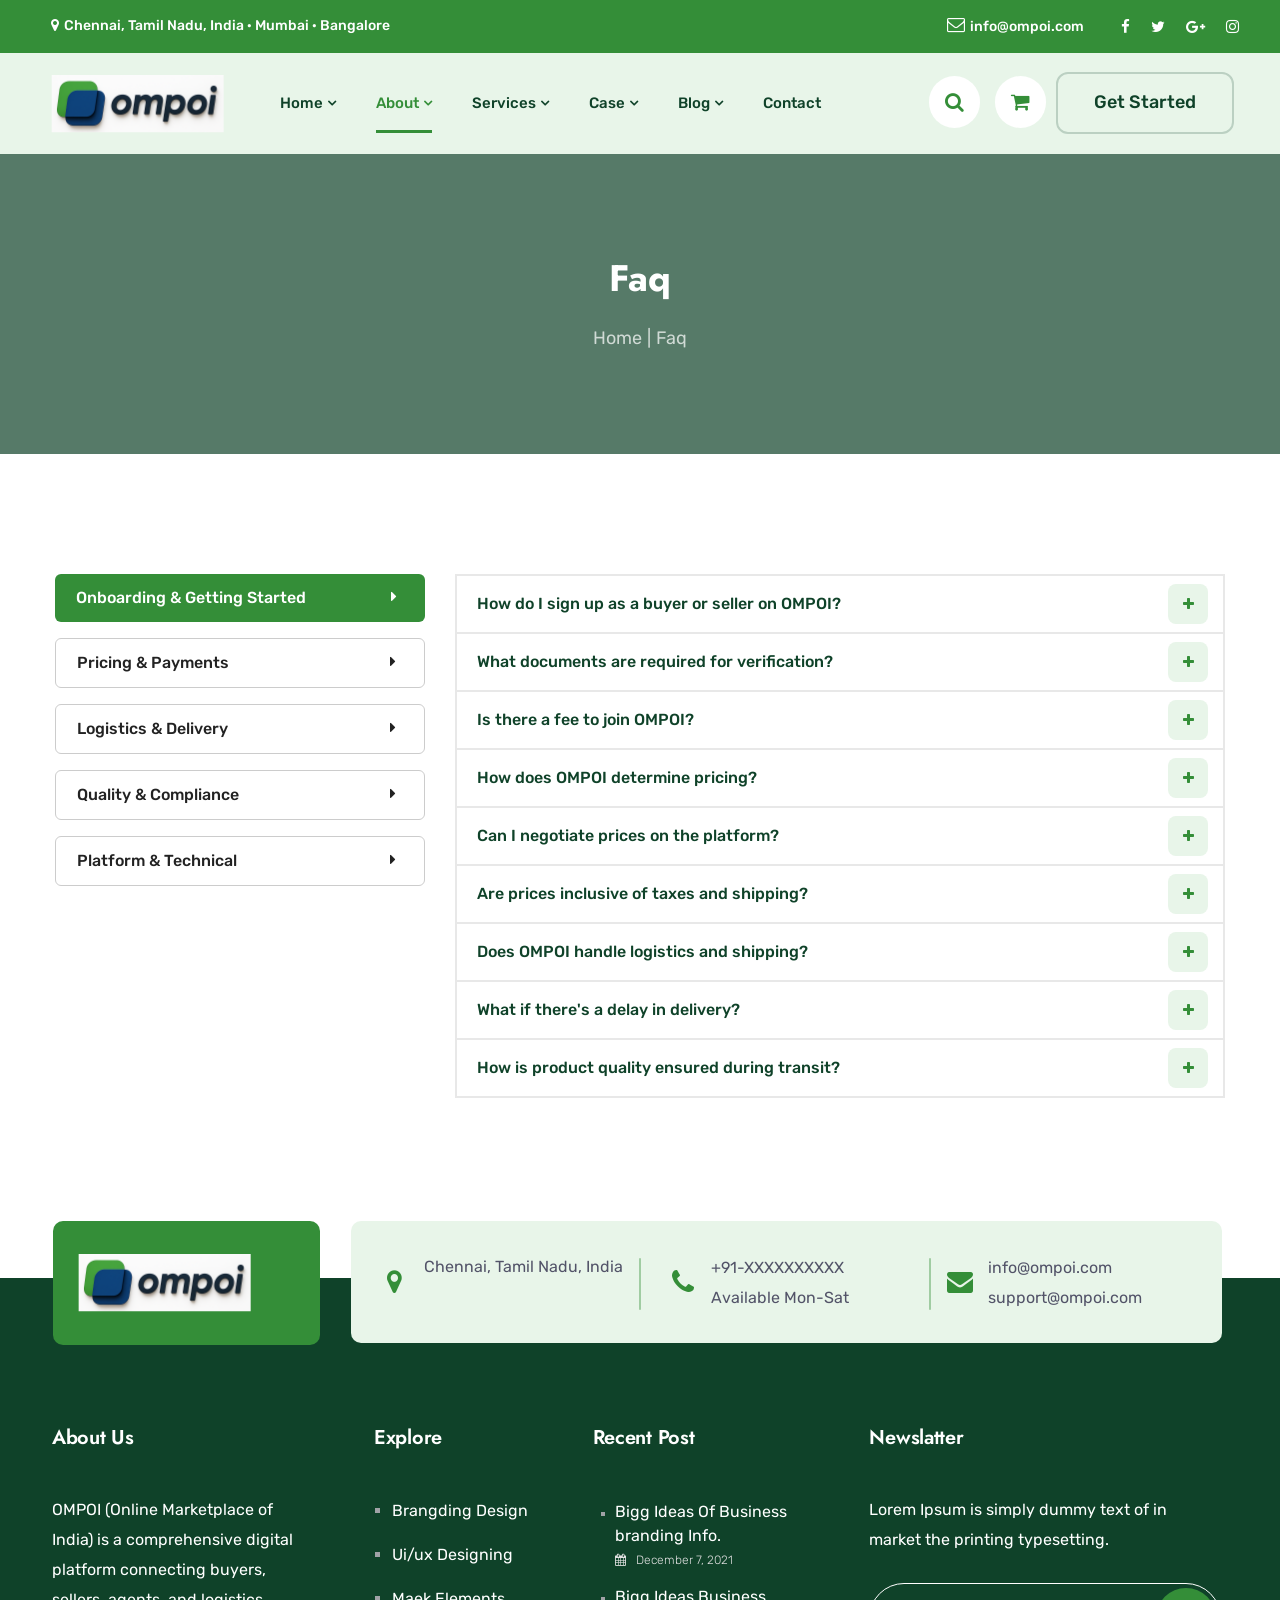
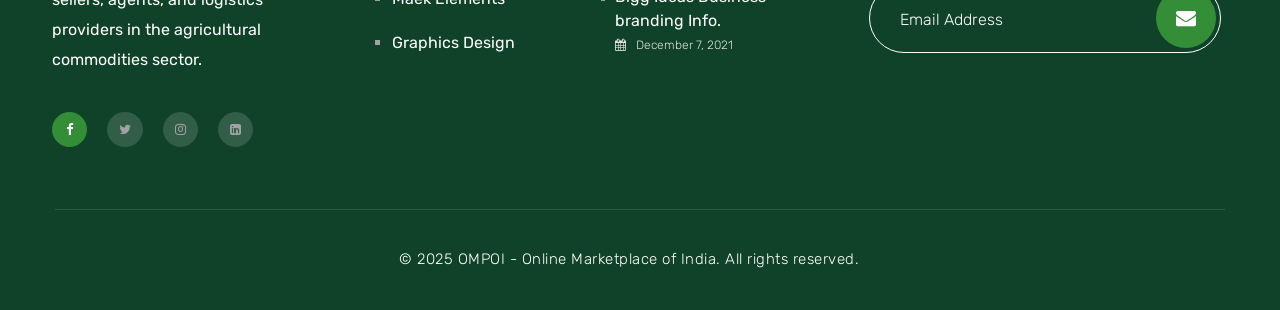
<file: faq.html>
<!DOCTYPE html>
<!--[if IE 8 ]><html class="ie" xmlns="http://www.w3.org/1999/xhtml" xml:lang="en-US" lang="en-US"> <![endif]-->
<!--[if (gte IE 9)|!(IE)]><!-->
<html xmlns="http://www.w3.org/1999/xhtml" xml:lang="en-US" lang="en-US">
<!--<![endif]-->

<head>
    <!-- Basic Page Needs -->
    <meta charset="UTF-8">
    <!--[if IE]><meta http-equiv='X-UA-Compatible' content='IE=edge,chrome=1'><![endif]-->
    <title>FAQ - OMPOI Frequently Asked Questions</title>

    <meta name="author" content="OMPOI">
    <meta name="description" content="Find answers to common questions about OMPOI platform, onboarding, pricing, payments, logistics, and agricultural commodity trading services.">
    <!-- Mobile Specific Metas -->
    <meta name="viewport" content="width=device-width, initial-scale=1, maximum-scale=1">

    <!-- Boostrap style -->
    <link rel="stylesheet" type="text/css" href="stylesheet/bootstrap.css">

    <!-- Theme style -->
    <link rel="stylesheet" type="text/css" href="stylesheet/style.css">

    <!-- Reponsive -->
    <link rel="stylesheet" type="text/css" href="stylesheet/responsive.css">

    <!-- icoomon font -->
    <link rel="stylesheet" type="text/css" href="stylesheet/icomoon.css">

    <!-- Favicon and touch icons  -->
    <link href="icon/Favicon.png" rel="apple-touch-icon-precomposed">
    <link href="icon/Favicon.png" rel="apple-touch-icon-precomposed">
    <link href="icon/Favicon.png" rel="shortcut icon">

    <!-- anime -->
    <link rel="stylesheet" href="stylesheet/animate.css">

</head>

<body>
    <div class="boxed blog">
        <!-- Preloader -->
        <div class="preloader">
            <div class="clear-loading loading-effect-2">
                <span></span>
            </div>
        </div>

        <!-- top header -->
        <div class="top-header">
            <div class="container-fluid">
                <div class="row">
                    <div class="col md-4">
                        <div class="top-bar-left">
                                <p class="top-location">Chennai, Tamil Nadu, India · Mumbai · Bangalore</p>
                        </div>
                    </div>
                    <div class="col md-8">
                        <div class="top-bar-right link-style3">
                                <a href="mailto:info@ompoi.com" class="top-mail">info@ompoi.com</a>
                            <ul class="widgets-nav-social">
                                <li><a href="#"><i class="fa fa-facebook" aria-hidden="true"></i></a></li>
                                <li><a href="#"><i class="fa fa-twitter" aria-hidden="true"></i></a></li>
                                <li><a href="#"><i class="fa fa-google-plus" aria-hidden="true"></i></a></li>
                                <li><a href="#"><i class="fa fa-instagram" aria-hidden="true"></i></a></li>
                            </ul>
                        </div>
                    </div>
                </div>
            </div>
        </div>
        <!-- /.top -->

        <!-- header -->
        <header id="header" class="header header-style2 bg-color">
            <div class="container-fluid">
                <div class="row">
                    <div class="header-wrap">
                        <div class="col-md-3">
                            <div class="inner-header">
                                <div class="logo-header">
                                    <a href="index.html" title="">
                                        <img src="Ompoi-logo-2.svg" alt="OMPOI - Online Marketplace of India" />
                                    </a>
                                </div>
                                <!-- /#logo -->
                                <div class="btn-menu">
                                    <span></span>
                                </div>
                                <!-- //mobile menu button -->
                            </div>

                        </div>
                        <!-- /.col-md-3 -->
                        <div class="col-md-6">
                            <div class="nav-wrap">
                                <nav id="mainnav" class="mainnav">
                                    <ul class="menu">
                                        <li class="menu-item-has-children">
                                            <a href="index.html" title="">Home</a>
                                            <ul class="sub-menu">
                                                <li><a href="index.html" title="">Home 01</a></li>
                                            </ul>
                                            <!-- /.sub-menu -->
                                        </li>
                                        <li class="current-menu-item menu-item-has-children">
                                            <a href="about.html" title="">About</a>
                                            <ul class="sub-menu">
                                                <li><a href="about.html" title="">About Us</a></li>
                                                <li><a href="team.html" title="">Team</a></li>
                                                <li class="current-item"><a href="faq.html" title="">Faq</a></li>
                                            </ul>
                                            <!-- /.sub-menu -->
                                        </li>
                                        <li class="menu-item-has-children">
                                            <a href="services.html" title="">Services</a>
                                            <ul class="sub-menu">
                                                <li><a href="services.html" title="">Services</a></li>
                                                <li><a href="service-details.html" title="">Service Details</a></li>
                                            </ul>
                                            <!-- /.sub-menu -->
                                        </li>
                                        <li class="menu-item-has-children">
                                            <a href="case-study.html" title="">Case</a>
                                            <ul class="sub-menu">
                                                <li><a href="case-study.html" title="">Case Study</a></li>
                                                <li><a href="case-details.html" title="">Case Details</a></li>
                                            </ul>
                                            <!-- /.sub-menu -->
                                        </li>
                                        <li class="menu-item-has-children">
                                            <a href="blog.html" title="">Blog</a>
                                            <ul class="sub-menu">
                                                <li><a href="blog.html" title="">Blog Standard</a></li>
                                                <li><a href="blog-detail.html" title="">Blog Detail</a></li>
                                            </ul>
                                            <!-- /.sub-menu -->
                                        </li>
                                        <li>
                                            <a href="contact.html" title="">Contact</a>
                                        </li>
                                    </ul>
                                </nav>
                            </div>
                        </div>
                        <div class="col-md-3">
                            <div class="site-header-right">
                                <div class="header-inner">
                                    <div class="search flat-show-search">
                                        <div class="show-search">
                                            <a href="#"><i class="fa fa-search"></i></a>
                                        </div>
                                        <div class="top-search widgets-input">
                                            <form action="get" id="searchform-all"
                                                class="header-search search-form">
                                                <div class="input-group">
                                                    <input type="search" id="s"
                                                        class="search-field"
                                                        placeholder="Search here" aria-label="Search" />
                                                        <button class="search-submit" type="submit" title="Search"></button>
                                                </div>
                                            </form>
                                        </div>
                                    </div>
                                    <div class="cart">
                                        <a href="#" class="cart-btn"><i
                                                class="fa fa-shopping-cart"></i></a>
                                    </div>
                                    <div class="button">
                                        <a href="contact.html" class="btn">Get Started</a>
                                    </div>
                                </div>
                            </div>
                            <!-- header right -->
                        </div>
                    </div>
                    <!-- /.header-wrap -->
                </div>
                <!-- /.row -->
            </div>
            <!-- /.container -->
        </header>
        <!-- /header -->

        <!-- page title -->
        <div class="page-title">
            <div class="container-fluid">
                <div class="row">
                    <div class="inner-title">
                        <div class="overlay-image"></div>
                        <div class="banner-title">
                            <div class="page-title-heading">
                                Faq
                            </div>
                            <div class="page-title-content link-style6">
                                <span><a class="home" href="index.html">Home</a></span><span class="page-title-content-inner">Faq</span>
                            </div>
                        </div>
                    </div>

                </div>

            </div>
        </div>
        <!-- /.page-title -->

        <section class="flat-faq">
            <div class="container">
                <div class="row">
                    <div class="col-md-4">
                        <div class="widgets-category">
                            <ul class="list-category">
                                <li><a class="active" href="#">Onboarding & Getting Started</a></li>
                                <li><a href="#">Pricing & Payments</a></li>
                                <li><a href="#">Logistics & Delivery</a></li>
                                <li><a href="#">Quality & Compliance</a></li>
                                <li><a href="#">Platform & Technical</a></li>
                            </ul>
                        </div>
                    </div>
                    <div class="col-md-8">
                        <div class="themesflat-spacer clearfix" data-desktop="0" data-mobile="20" data-smobile="20"></div>
                        <div class="flat-accordion">
                            <div class="flat-toggle text-pri2-color">
                                <h6 class="toggle-title section-heading-rubik-size16 fw-500">How do I sign up as a buyer or seller on OMPOI?</h6>
                                <div class="toggle-content section-desc" style="display: none;">
                                    <p>Visit our signup page at ompoi.com/signup, choose your user type (Buyer/Seller/Agent), complete the registration form with business details, and submit KYC documents (GST, PAN, business registration). Our team will verify your profile within 24-48 hours and activate your account.</p>
                                </div>
                            </div>
                            <!-- /toggle -->
                            <div class="flat-toggle text-pri2-color">
                                <h6 class="toggle-title section-heading-rubik-size16 fw-500">What documents are required for verification?</h6>
                                <div class="toggle-content section-desc" style="display: none;">
                                    <p>Required documents include: GST certificate, PAN card, business registration certificate (for companies), bank account details, and address proof. Additional documents may be requested based on your business type and transaction volume.</p>
                                </div>
                            </div>
                            <!-- /toggle -->
                            <div class="flat-toggle text-pri2-color">
                                <h6 class="toggle-title section-heading-rubik-size16 fw-500">Is there a fee to join OMPOI?</h6>
                                <div class="toggle-content section-desc" style="display: none;">
                                    <p>Registration is free for all users. We charge a small commission on successful transactions (2-3% for buyers, 1-2% for sellers) to maintain platform operations and provide ongoing support.</p>
                                </div>
                            </div>
                            <!-- /toggle -->
                            <div class="flat-toggle text-pri2-color">
                                <h6 class="toggle-title section-heading-rubik-size16 fw-500">How does OMPOI determine pricing?</h6>
                                <div class="toggle-content section-desc" style="display: none;">
                                    <p>OMPOI doesn't set prices — sellers quote their own prices based on quality, quantity, location, and market conditions. Our pricing intelligence tool provides market data and trends to help both buyers and sellers make informed decisions.</p>
                                </div>
                            </div>
                            <!-- /toggle -->
                            <div class="flat-toggle text-pri2-color">
                                <h6 class="toggle-title section-heading-rubik-size16 fw-500">Can I negotiate prices on the platform?</h6>
                                <div class="toggle-content section-desc" style="display: none;">
                                    <p>Yes, our platform includes a secure messaging system for price negotiations between buyers and sellers. All communication is logged for transparency and dispute resolution.</p>
                                </div>
                            </div>
                            <!-- /toggle -->
                            <div class="flat-toggle text-pri2-color">
                                <h6 class="toggle-title section-heading-rubik-size16 fw-500">Are prices inclusive of taxes and shipping?</h6>
                                <div class="toggle-content section-desc" style="display: none;">
                                    <p>Prices are typically quoted FOB (Free on Board) or Ex-Works unless otherwise specified. Sellers should clearly mention if GST, transportation, or other charges are included. Always verify pricing terms before confirming orders.</p>
                                </div>
                            </div>
                            <!-- /toggle -->
                            <div class="flat-toggle text-pri2-color">
                                <h6 class="toggle-title section-heading-rubik-size16 fw-500">Does OMPOI handle logistics and shipping?</h6>
                                <div class="toggle-content section-desc" style="display: none;">
                                    <p>We coordinate with third-party logistics partners and provide real-time tracking. Sellers can choose to arrange their own logistics or use our integrated network. All shipments are tracked through our platform for visibility and accountability.</p>
                                </div>
                            </div>
                            <!-- /toggle -->
                            <div class="flat-toggle text-pri2-color">
                                <h6 class="toggle-title section-heading-rubik-size16 fw-500">What if there's a delay in delivery?</h6>
                                <div class="toggle-content section-desc" style="display: none;">
                                    <p>Our platform monitors delivery timelines and sends alerts for potential delays. In case of delays, both parties are notified immediately. Sellers must provide valid reasons for delays, and buyers can file complaints if SLAs are not met.</p>
                                </div>
                            </div>
                            <!-- /toggle -->
                            <div class="flat-toggle text-pri2-color">
                                <h6 class="toggle-title section-heading-rubik-size16 fw-500">How is product quality ensured during transit?</h6>
                                <div class="toggle-content section-desc" style="display: none;">
                                    <p>We recommend appropriate packaging standards based on commodity type. For sensitive products, we offer temperature-controlled logistics partners. Quality issues upon delivery can be reported through our dispute resolution system.</p>
                                </div>
                            </div>
                            <!-- /toggle -->
                        </div>
                    </div>
                    <div class="col-md-12">
                        <div class="themesflat-spacer clearfix" data-desktop="60" data-mobile="60" data-smobile="0"></div>
                    </div>
                </div>
            </div>
        </section>


        <!-- footer -->
        <footer class="footer">
            <div class="container">
                <div class="row">
                    <div class="col-md-12">
                        <div class="top-footer wow fadeInDown">
                            <div class="top-footer-left">
                                <div class="logo-footer">
                                    <a href="index.html"><img src="Ompoi-logo-2.svg" alt="OMPOI"></a>
                                </div>
                            </div>
                            <div class="top-footer-right">
                                <div class="footer-contact-info">
                                    <div class="footer-info-item">
                                        <div class="location">
                                            <div class="icon-location"></div>
                                            <div class="content-location">
                                                <div class="heading-16px-rubik">Chennai, Tamil Nadu, India</div>
                                            </div>
                                        </div>
                                    </div>
                                    <div class="footer-info-item">
                                        <div class="phone-call">
                                            <div class="icon-phone-call"></div>
                                            <div class="content-phone-call">
                                <div class="heading-16px-rubik">+91-XXXXXXXXXX</div>
                                <div class="heading-16px-rubik">Available Mon-Sat</div>
                                            </div>
                                        </div>
                                    </div>
                                    <div class="footer-info-items">
                                        <div class="email">
                                            <div class="icon-email"></div>
                                            <div class="content-email">
                                <div class="heading-16px-rubik">info@ompoi.com</div>
                                <div class="heading-16px-rubik">support@ompoi.com</div>
                                            </div>
                                        </div>
                                    </div>
                                </div>
                            </div>
                        </div>
                    </div>
                </div>
            </div>
            <div class="container">
                <div class="row">
                    <div class="col-md-12">
                        <div class="list-footer wow fadeInUp">
                            <div class="footer-item">
                                <div class="widgets-about padding-top-listfooter">
                                    <p class="heading-jost-20px">
                                        About Us
                                    </p>
                                    <p class="text-decs">
                                        OMPOI (Online Marketplace of India) is a comprehensive digital platform connecting buyers, sellers, agents, and logistics providers in the agricultural commodities sector.
                                    </p>
                                    <ul class="widgets-nav-social">
                                        <li><a href="#"><i class="fa fa-facebook" aria-hidden="true"></i></a></li>
                                        <li><a href="#"><i class="fa fa-twitter" aria-hidden="true"></i></a></li>
                                        <li><a href="#"><i class="fa fa-instagram" aria-hidden="true"></i></a></li>
                                        <li><a href="#"><i class="fa fa-linkedin-square" aria-hidden="true"></i></a></li>
                                    </ul>
                                </div>
                            </div>
                            <div class="footer-item">
                                <div class="widgets-menu-1 padding-top-listfooter">
                                    <p class="heading-jost-20px">
                                        Explore
                                    </p>
                                    <ul class="list-menu-1 text-decs link-style4">
                                        <li><a href="services.html">Brangding Design</a> </li>
                                        <li><a href="services.html">Ui/ux Designing</a> </li>
                                        <li><a href="services.html">Maek Elements</a> </li>
                                        <li><a href="services.html">Graphics Design</a> </li>
                                    </ul>
                                </div>
                            </div>
                            <div class="footer-item padding-top-listfooter">
                                <div class="widgets-menu-2">
                                    <p class="heading-jost-20px">
                                        Recent Post
                                    </p>
                                    <ul class="list-menu-2 text-decs link-style4">
                                        <li>
                                            <h3 class="heading-menu2"><a href="blog-detail.html">Bigg Ideas Of Business branding Info.</a></h3>
                                            <span class="post-date"><span class="entry-date">December 7, 2021</span></span>
                                        </li>
                                        <li>
                                            <h3 class="heading-menu2"><a href="blog-detail.html">Bigg Ideas Business branding Info.</a></h3>
                                            <span class="post-date"><span class="entry-date">December 7, 2021</span></span>
                                        </li>
                                    </ul>
                                </div>
                            </div>
                            <div class="footer-item padding-top-listfooter">
                                <div class="widgets-subcribes">
                                    <p class="heading-jost-20px">
                                        Newslatter
                                    </p>
                                    <p class="text-decs">
                                        Lorem Ipsum is simply dummy text of in market the printing typesetting.
                                    </p>
                                    <div class="widgets-input-subcribes">
                                        <form method="post" class="form-subcribe">
                                            <input id="email" type="email" name="email" class="widgets-text-input" placeholder="Email Address" required>
                                            <button type="submit" class="fa fa-envelope"></button>
                                        </form>
                                    </div>
                                </div>
                            </div>
                        </div>
                    </div>
                </div>
            </div>
            <div class="footer-bottom">
                <div class="container">
                    <div class="row">
                        <div class="col-md-12">
                            <div class="copyright link-style4">
                                <p class="copyright-text">
                                    © 2025 OMPOI - Online Marketplace of India. All rights reserved.
                                </p>
                            </div>

                        </div>
                    </div>
                </div>
            </div>
        </footer>
        <!-- / footer -->

        <!-- btn go top -->
        <div class="button-go-top">
            <a href="#" title="" class="go-top">
                <i class="fa fa-chevron-up"></i>
            </a>
        </div>
        <!-- / btn go top -->

    </div>
    <!--/.boxed-->

     <!-- Javascript -->
     <script type="text/javascript" src="javascript/jquery.min.js"></script>
     <script src="owlcarousel/owl.carousel.min.js"></script>
     <script type="text/javascript" src="javascript/bootstrap.min.js"></script>
     <script type="text/javascript" src="javascript/owl.carousel.js"></script>
     <script type="text/javascript" src="javascript/jquery.easing.js"></script>
     <script type="text/javascript" src="javascript/jquery.cookie.js"></script>
     <script type="text/javascript" src="javascript/waypoints.min.js"></script>
     <script type="text/javascript" src="javascript/countto.js"></script>
     <script type="text/javascript" src="javascript/wow.min.js"></script>
     <script type="text/javascript" src="javascript/main.js"></script>
     <!-- /javascript -->

</body>

</html>
</file>
<file: stylesheet/responsive.css>
/* Media Queries
-------------------------------------------------------------- */
@media (min-width: 1024px) and (max-width: 1366px) {
  .flat-testimonials-post .owl-controls {
    display: none;
  }

  .about-content {
    margin: 0;
  }

  #mainnav .menu li a {
    font-size: 15px;
  }

  .nav-wrap {
    margin-left: -30%;
  }

  #header .site-header-right .button {
    margin-top: -2px;
    margin-left: 10px;
  }

  #header .cart {
    padding-left: 15px;
  }

  .features-home2 {
    left: 0;
    right: 0;
  }

  .flat-features .features-box {
    display: unset;
  }

  .flat-why-choose-us .button-read-more {
    left: unset;
  }

  .flat-news-home2 .news-content-box {
    top: 155px;
  }

  .flat-about .circel-inside {
    right: 220px;
  }

  .flat-about .image-desc {
    text-align: unset;
  }


  .flat-team .icon-top::after {
    top: 4px;
    right: 25px;
  }

  .flat-profolio-home2 .list-box-profolio .image-profolio .active {
    height: 37.4%;
  }

  .flat-profolio-home2 .list-box-profolio:hover .profolio-show {
    height: 70%;
  }

  .flat-profolio-home2 .profolio-info .desc-box {
    max-width: 150px;
    max-height: 34px;
    overflow: hidden;
  }

  .flat-profolio .item-four-column {
    width: 50%;
}
.list-box-profolio .image-profolio {
  margin-bottom: 30px;
}

  .flat-testimonials .dividers-testimonials {
    height: 40px;
  }

  .flat-about-2nd .content-right {
    padding: 60px 4.4% 178px 1.3%;
  }

  .flat-contact .contact-address {
    bottom: 20px;
    left: -314px;
  }

  .footer .footer-contact-info .location {
    padding-right: 0px;
  }

  .footer .footer-contact-info .phone-call {
    padding-left: 2.6%;
  }

  .footer .footer-contact-info .email {
    padding-left: 5%;
  }

  .footer .logo-footer {
    padding: 33px 25px 33px 25px;
  }
}

/* Smaller than standard 1200 */
@media only screen and (max-width: 1199px) {
}
/* tablet */
@media (min-width: 768px) and (max-width: 1023px) {

  #header .header-wrap-home1,
  .top-header1 .top-bar-right {
    padding: 0;
    margin-left: 0;
    margin-right: 4%;
  }

  .list-footer.wow.fadeInUp {
    margin-top: 100px;
    display: flex;
    flex-wrap: wrap;
  }

  .list-footer .footer-item,
  .flat-profolio-home2 .item-three-column {
    width: 50%;
  }

  .flat-why-choose-us .WCU-image {
    height: 160px;
  }

  .flat-why-choose-us .button-read-more {
    left: 15%;
    transform: translate(0);
  }

  .flat-about-home2 .about-box-right {
    padding: 50px 25% 0 25px;
  }

  .flat-about-home2 .about-content-left .about-count-year {
    bottom: -65px;
  }

  .flat-about-2nd .content-right {
    margin-left: 10px !important;
    margin-right: 10px !important;
  }

  .flat-profolio-home2 .item-flex-100 {
    display: flex;
    width: 100% !important;
  }

  .item-flex-100 .list-box-profolio:first-child {
    margin-right: 15px;
  }

  .item-flex-100 .list-box-profolio:last-child {
    margin-left: 15px;
  }

  .flat-profolio-home2 .list-box-profolio:hover .profolio-show {
    height: 65%;
  }

  .flat-profolio-home2 .list-box-profolio .image-profolio .active {
    height: 31.4%;
  }

  .flat-profolio-home2 .list-box-profolio .profolio-info .profolio-btn::after {
    margin-left: unset;
    margin-right: 25px;
  }

  .flat-profolio-home2 .desc-box {
    max-height: 30px;
    overflow: hidden;
  }

  .flat-testimonials-home2 .testimonials-author-box {
    margin: 20px 0;
    width: unset;
  }

  .flat-news-home2 .news-content-box {
    padding: 30px 20px 23px 25px;
  }

  .flat-news-home2 .button-news {
    margin-right: unset;
    margin-top: 15%;
  }

  .footer-style-2 .title-section-footer::before {
    top: 40%;
  }

  .flat-team .icon-top::after {
    padding: 10px 11px 10px 11px;
    font-size: 10px;
  }

  .flat-team .list-icon-hidden .fa {
    padding: 10px 11px 10px 11px;
    font-size: 10px;
  }

  .widgets-nav-social {
    line-height: unset;
  }

  .footer .logo-footer {
    padding: 38px 18px 38px 18px;
  }

  .footer .content-email {
    max-width: 120px;
    overflow: hidden;
  }

  .footer .footer-contact-info .email {
    padding-left: 4%;
  }

  .footer .footer-contact-info .location {
    padding-left: 6.3%;
    padding-right: 0;
  }

  .footer .footer-contact-info .phone-call {
    padding-left: 0%;
  }

  .footer .content-location {
    max-height: 80px;
    overflow: hidden;
  }

  .flat-about-2nd .tag-logo {
    right: 0;
  }

  .flat-about-2nd .content-left {
    margin-right: 0;
  }

  .about-desc {
    width: 30%;
  }

  .flat-about .circel-inside {
    right: 94px;
  }

  #header .site-header-right .button,
  .contact .contact-address {
    display: none;
  }

  #header .header-wrap-home1 .inner-header {
    padding-left: 0;
  }
  #mainnav .menu li a {
    font-size: 15px;
  }

  .footer .footer-contact-info .heading-16px-rubik {
    font-size: 12px;
  }

  .about-inner .about-post {
    margin-top: 4.7%;
    margin-left: 80px;
    margin-right: 80px;
  }
  .about-inner .about-content {
    margin-left: 0;
    margin-top: 11%;
  }

  .team .list-team {
    margin: 71px 23% 0 23%;
  }

  .team .our-profolio {
    margin: 10px 3% 0 2.4%;
  }

  .team .image-profolio {
    margin-bottom: 25px;
  }

  .team .profolio-info {
    margin-left: 15.6px;
    margin-right: 15.6px;
    padding-left: 30px;
    padding-right: 20px;
    padding-top: 30px;
    padding-bottom: 30px;
    overflow: hidden;
  }

  .team .image-profolio:hover .profolio-show {
    height: 36%;
  }

  .about-2nd .about-content-left {
    padding-right: 0;
  }

  .about-2nd .content-right {
    padding: 120px 0 203px 7.2%;
  }

  .work-process .section-title {
    padding: 0 20% 0 20.5%;
  }

  .contact {
    padding: 50px 5px 99px 0px;
  }

  .contact .contact-left {
    padding-right: 20%;
  }

  .contact .contact-right {
    margin: 50px 0 0 0;
  }

  .contact .contact-right .form-contact-right {
    padding: 58px 44px 51px 44px;
  }
}

/* Smaller than standard 992 */
@media only screen and (max-width: 991px) {

  .footer-style-2 .list-footer,
  .flat-contact .contact-address {
    width: 100% !important;
  }

  .features-home2 .features-home2-box,
  .flat-about-home2 .about-content-right,
  .flat-why-choose-us .flat-WCU-box,
  .flat-about-home2 .about-content-left,
  .flat-service-home2 .service-box,
  .flat-shop,
  .flat-shop .shop-item-box,
  .flat-counter .counter-content-left,
  .flat-counter .counter-content-right,
  .flat-profolio-home2,
  .flat-testimonials-home2 .testimonials-content-right,
  .flat-news-home2 .section-title-box,
  .flat-news-home2 .flat-news-box,
  .footer-style-2 .list-footer,
  .footer-style-2 .footer-form-home2,
  .flat-features,
  .inner-features,
  .about-content,
  .flat-about .button,
  .flat-services .our-services-box,
  .flat-team .list-team,
  .flat-profolio,
  .subcribe-box,
  .flat-work-process .features-box,
  .flat-blog-home01 .blog-item,
  .flat-testimonials,
  .flat-contact .contact-right,
  .footer .footer-contact-info,
  .footer .top-footer-left,
  .widgets-menu-1, .widgets-menu-2, .widgets-subcribes,
  .features-home2 .section-desc,
  .footer-style-2 .widgets-menu-1 .list-menu-1,
  .flat-blog-standard,
  .flat-blog-detail,
  .flat-faq,
  .flat-contact-page,
  .subcribe-box .form-subcribe,
  .flat-case-details .author-note,
  .flat-case-details .author-post,
  .flat-case-details {
    margin: 0;
  }

  .widgets-nav-social,
  #header .header-wrap,
  .footer-bottom,
  .flat-services,
  .flat-team,
  .flat-about-2nd .content-right,
  .flat-work-process,
  .flat-contact,
  .flat-blog-home01,
  .flat-profolio,
  .flat-contact .section-title,
  .list-footer {
    margin: 0;
    padding: 0;
  }

  .top-header {
    padding: 0 20px;
  }

  .features-home2 {
    left: 0;
    right: 0;
  }

  #header .header-wrap {
    padding: 0 5px;
  }

  .flat-profolio-home2 {
    padding: 0 10px;
  }

  .subcribe-box .inner-subcribe-box,
  .flat-contact .contact-right .form-contact-right {
    padding: 30px;
  }

  .subcribe-box .form-subcribe {
    margin-top: 10px;
  }

  .flat-why-choose-us .content-features,
  .flat-about-home2 .about-content-right,
  .flat-news-home2 .news-content-box {
    padding-left: 15px;
    padding-right: 15px;
  }

  .features-box,
  .flat-services .our-services-box,
  .flat-work-process .features-box,
  .flat-team .team-box,
  .flat-work-process .content-features,
  .flat-contact .contact-left,
  .widgets-menu-1, .widgets-menu-2, .widgets-subcribes,
  .flat-why-choose-us .WCU-image,
  .flat-case-details .author-post {
    margin-bottom: 30px;
  }

  .flat-shop,
  .flat-testimonials-home2,
  .footer-style-2 .footer-form-home2,
  .about-content,
  .flat-services,
  .flat-team,
  .flat-profolio,
  .flat-about-2nd .content-right,
  .flat-contact,
  .flat-blog-home01,
  .flat-faq,
  .flat-contact-page,
  .flat-case-details {
    padding: 60px 0;
  }

  .flat-blog-standard,
  .flat-blog-detail {
    padding: 60px 0 120px 0;
  }

  .flat-about-home2 .image-about-home2,
  .img-center,
  #mainnav,
  .site-header-right,
  .search,
  .cart {
    display: none;
  }

  .flat-why-choose-us .features-box,
  .list-footer {
    display: block;
  }

  .flat-why-choose-us .features-box,
  .flat-about .about-post,
  .flat-case-details .post-inner-box,
  .flat-case-details .author-post {
    text-align: center;
  }

  .flat-why-choose-us,
  .flat-about-home2,
  .flat-testimonials-home2,
  .flat-news-home2,
  .flat-about-2nd .content-right,
  .flat-work-process,
  .footer  {
    background-image: unset;
  }

  .flat-service-home2 {
    height: unset;
  }

  .flat-contact .contact-address {
    position: unset;
  }

  .item-four-column,
  .widget_lastest,
  .widgets-contact-info,
  .flat-shop .tf-shop-item li {
    width: 50%;
  }

  .flat-shop .tf-shop-item {
    flex-wrap: wrap;
  }

  .widget_lastest {
    float: left;
    padding-right: 10px;
  }

  .widgets-contact-info {
    float: right;
    padding-left: 10px;
  }

  .flat-profolio .image-profolio:hover .profolio-show {
    height: 38%;
  }

  .flat-about-2nd .subcribe-about {
    position: unset;
  }

  .flat-profolio .image-profolio .active {
    height: 38%;
  }

  .flat-profolio-home2 .list-box-profolio .profolio-info .button-next {
    right: 0;
  }

  .flat-profolio .profolio-info .desc-box,
  .flat-profolio-home2 .profolio-info .desc-box {
    max-width: 150px;
    max-height: 34px;
    overflow: hidden;
  }

  .themesflat-pagination-style2 .text-left {
    padding: 38px 17px 38px 125px;
  }

  .themesflat-pagination-style2 .text-right {
    padding: 38px 154px 38px 0px;
  }

  .flat-service-details .icon-services {
    padding: 40px;
  }

  .flat-profolio .profolio-info {
    margin-right: 6.1%;
    padding-left: 20px;
    padding-right: 20px;
  }

  .flat-profolio .list-box-profolio {
    width: 100%;
    margin-bottom: 25px;
  }

  .flat-team .image-staff:not(:hover) .list-icon-hidden {
    right: -70%;
    transition: 1s ease;
  }

  .flat-team .icon-top::after {
    top: 5px;
    right: 14px;
  }

  .logo {
    display: inline-block;
  }

  .btn-menu {
    position: absolute;
    display: block;
    right: 15px;
  }

  .nav-wrap {
    position: relative;
  }

  .content-blog-detail .input-yourname,
  .input-youremail {
    width: 100% !important;
    margin-left: 0 !important;
    margin-right: 0 !important;
  }
  .themesflat-map { height: 300px; }
}

/* All Mobile Sizes */
@media only screen and (max-width: 767px) {
  /* reset padding */

  .features-home2 .features-home2-box,
  .flat-news-home2 .button-news,
  .flat-news-home2 .flat-news-box,
  .list-footer .widgets-about,
  .footer-style-2 .list-contact-footer2,
  .footer-style-2 .widgets-menu-1,
  .footer-style-2 .widgets-menu-2,
  .footer-style-2 .footer-form-home2,
  .flat-team .list-team,
  #header .header-wrap-home1,
  .flat-about-2nd .content-left,
  .about-2nd .section-title,
  .footer-style-2 .widgets-about .widgets-nav-social,
  .flat-service-details .services-item-left,
  .flat-service-details .services-item-right {
    margin: 0 !important;
  }

  .features-home2 .features-home2-box,
  .flat-work-process .icon-wp-box {
    padding: 20px;
  }

  .features-home2 .features-home2-box,
  .flat-about .about-desc-box,
  .top-header,
  .flat-about-2nd .box,
  .top-header .top-bar-right,
  .flat-news-home2 .button-news,
  .subcribe-box .btn-subcribe,
  .flat-work-process .features-box,
  .flat-service-details .services-item  {
    display: block;
  }

  #header .site-header-right .button,
  .img-slide,
  .footer .top-footer,
  .flat-work-process .icon-box,
  .flat-work-process .icon-box2,
  .flat-work-process .icon-box3,
  .flat-case-details .paginate-box .content-features,
  .ripple  {
    display: none;
  }

  .features-home2 .features-left,
  .features-home2 .features-right,
  .item-three-column,
  .item-four-column,
  .top-header .top-bar-right,
  .footer-style-2 .widgets-about,
  .footer-style-2 .list-footer .footer-item,
  .top-header1 .top-bar-right,
  .flat-about .image-desc,
  .list-footer .footer-item,
  .subcribe-box .btn-subcribe,
  .widget_lastest,
  .widgets-contact-info,
  .image-desc,
  .flat-about .image,
  .flat-service-details .post-inner-box img {
    width: 100% !important;
  }

  .flat-counter .background-counter {
    height: unset;
  }

  .top-header .top-bar-left {
    display: block !important;
    float: unset;
  }

  #header .header-wrap,
  .footer-bottom,
  .top-bar-right .widgets-nav-social,
  .top-footer-style2 .widgets-nav-social {
    justify-content: center;
  }

  .section-title,
  .title-main {
    font-size: 37px;
  }

  .features-home2 {
    bottom: -211px;
  }

  .top-header .top-bar-left,
  .top-header-inner,
  .top-bar-right,
  .top-header .top-bar-right,
  .widgets-nav-social {
    line-height: unset;
  }

  .top-header,
  .top-header1 {
    padding: 10px 0;
  }

  .flat-counter .content-left-box {
    position: unset;
    width: unset;
  }

  .flat-why-choose-us .flat-WCU-box:first-child,
  .top-header1 {
    margin-bottom: 60px;
  }

  .list-footer,
  .top-footer-style2 {
    margin-top: 60px;
  }

  .footer-style-2 .list-footer,
  .footer-style-2 .list-footer .footer-item,
  .widgets-contact-info {
    margin-top: 30px;
  }

  .image-desc {
    margin: 30px 0;
  }

  #header .header-wrap-home1 .inner-header,
  #header .header-wrap,
  .flat-profolio-home2,
  .flat-services .our-services-box .icon-size,
  .flat-services .our-services-box .icon-size2,
  .flat-services .our-services-box .icon-size3,
  .flat-services .our-services-box .icon-size4,
  .footer-style-2 .list-footer,
  .list-footer .text-decs,
  .footer-style-2 .widgets-menu-1 .list-menu-1,
  footer .widgets-about .widgets-nav-social,
  .widget_lastest,
  .widgets-contact-info  {
    padding: 0 !important;
  }

  .flat-about-home2 .content-features,
  .list-footer .text-decs,
  .footer-style-2 .list-contact-footer2,
  .footer-style-2 .widgets-about .widgets-nav-social {
    margin-top: 20px !important;
  }

  .flat-profolio-home2 .list-box-profolio .profolio-info .profolio-btn::after {
    margin-left: 0;
    margin-right: 20px;
  }

  .flat-profolio-home2 .list-box-profolio .image-profolio .active {
    height: 32.4%;
  }

  .flat-profolio-home2 .list-box-profolio:hover .profolio-show {
    height: 62.4%;
  }

  .flat-news-home2 .button-news {
    float: left;
  }

  .flat-profolio-home2 .desc-box {
    max-height: 30px;
    overflow: hidden;
  }

  .flat-testimonials-home2 .testimonials-author-box,
  .flat-about .about-desc-box,
  footer .widgets-about .widgets-nav-social {
    margin: 20px 0;
  }

  .flat-testimonials-home2 .author-carousel {
    bottom: -20px;
    left: 0;
    padding: 0 15px;
  }

  .flat-service-details .create-by-author,
  .flat-case-details .author-note {
    padding: 20px;
  }

  .flat-blog-standard,
  .flat-blog-detail {
    padding-bottom: 60px !important;
  }

  .top-footer-style2,
  .flat-about .button,
  .top-header1,
  .flat-about .image-desc,
  .top-header,
  .subcribe-box .btn-subcribe,
  .flat-work-process .icon-wp-box,
  .flat-work-process .content-features {
    text-align: center;
  }

  .footer-style-2 .title-section-footer::before,
  .subcribe-box .btn-subcribe {
    position: unset;
  }

  .flat-services .our-services-box {
    display: grid;
    text-align: center !important;
    padding-top: 30px;
    margin: 0 0 30px 0;
  }

  .flat-services .content-features {
    padding: 24px 20px 12px 20px;
  }

  .flat-contact-page .contact-right .form-contact-right {
    padding: 0 15px;
  }

  .flat-testimonials .list-testimonials {
    margin: 103px 0 120px 0;
  }

  .subcribe-box {
    height: unset;
    padding-bottom: 37px;
  }

  .flat-team .list-team {
    margin-left: -15px;
    margin-right: -15px;
  }

  .flat-about-2nd .content-left {
    height: 500px;
  }

  .flat-about-2nd .desc-features {
    padding-right: 15px;
  }

  .res-btn-slider,
  .flat-service-details .post-inner-box {
    margin-bottom: 20px;
  }

  .flat-work-process .icon-box2 {
    position: absolute;
    top: 42%;
    right: -44px;
  }

  .flat-work-process .icon-box3 {
    position: absolute;
    top: 43%;
    right: -42px;
  }

  #rev-slider2 .button-box {
    display: unset;
    margin-top: 170px;
  }

  .flat-work-process .content-features {
    padding: 34px 35px 0 15px;
  }

  .flat-contact .info {
    max-height: 59px;
    overflow: hidden;
  }

  .flat-contact .contact-right .input-phone,
  .flat-contact-page .contact-right .input-phone,
  .input-services,
  .content-blog-detail .box-2 {
    margin-left: 0;
  }

  .list-menu-1,
  .footer-style-2 ul.list-menu-1,
  .list-menu-2 {
    margin-left: 20px !important;
  }

  .flat-contact .contact-right .input-name,
  .flat-contact-page .contact-right .input-name,
  .input-phone,
  .input-email,
  .input-services,
  .flat-shop .tf-shop-item li {
    width: 100%;
  }

  .flat-contact .contact-right .input-row,
  .flat-contact-page .contact-right .input-row {
    display: unset;
  }

  .flat-contact .contact-right .form-contact-right,
  .flat-contact-page .contact-right .form-contact-right {
    margin-top: 30px;
  }

  .flat-work-process .section-title {
    padding: 0;
  }

  .subcribe-box .form-subcribe {
    margin: 0;
  }

  .subcribe-box .form-subcribe {
    margin-top: 20px;
  }

  .subcribe-box .inner-subcribe-box {
    padding-top: 40px;
    padding-left: 25px;
  }

  .flat-about-2nd .content-right .about-box,
  .about-box {
    width: 100%;
  }

  .flat-about-2nd .tag-logo {
    right: 0;
  }

  .flat-profolio .list-box-profolio {
    width: 100%;
    margin-left: 0;
    margin-bottom: 25px;
  }

  .flat-team .icon-top::after {
    top: 12px;
    right: 25px;
  }

  .tf-features .desc-features {
    margin-bottom: 20px;
    max-height: 80px;
    overflow: hidden;
  }

  .service-inner .desc-features {
    max-height: 88px;
    overflow: hidden;
  }

  .about-2nd .content-right {
    padding: 98px 0 160px 5%;
  }

  .flat-case-study .list-box-profolio .image-profolio .active,
   .flat-case-study .list-box-profolio .image-profolio:hover .profolio-show {
    height: 40%;
}

  /* Mobile Portrait Size */
  @media only screen and (max-width: 549px) {
  }

  @media (max-width: 320px) {
  }
}
</file>
<file: stylesheet/icomoon.css>
@font-face {
  font-family: 'icomoon';
  src:  url('../fonts/icomoon.eot?rxj9r8');
  src:  url('../fonts/icomoon.eot?rxj9r8#iefix') format('embedded-opentype'),
    url('../fonts/icomoon.ttf?rxj9r8') format('truetype'),
    url('../fonts/icomoon.woff?rxj9r8') format('woff'),
    url('../fonts/icomoon.svg?rxj9r8#icomoon') format('svg');
  font-weight: normal;
  font-style: normal;
  font-display: block;
}

[class^="icon-"], [class*=" icon-"] {
  /* use !important to prevent issues with browser extensions that change fonts */
  font-family: 'icomoon' !important;
  speak: never;
  font-style: normal;
  font-weight: normal;
  font-variant: normal;
  text-transform: none;
  line-height: 1;

  /* Better Font Rendering =========== */
  -webkit-font-smoothing: antialiased;
  -moz-osx-font-smoothing: grayscale;
}

.icon-hanging-bot:before {
  content: "\e922";
  color: #348e38;
}
.icon-admin-sys:before {
  content: "\e923";
  color: #348e38;
}
.icon-spray:before {
  content: "\e924";
  color: #348e38;
}
.icon-tele-sale:before {
  content: "\e925";
  color: #348e38;
}
.icon-Group-7526 .path1:before {
  content: "\e911";
  color: rgb(101, 225, 130);
}
.icon-Group-7526 .path2:before {
  content: "\e912";
  margin-left: -1.1474609375em;
  color: rgb(15, 66, 41);
}
.icon-Group-7526 .path3:before {
  content: "\e913";
  margin-left: -1.1474609375em;
  color: rgb(15, 66, 41);
}
.icon-Group-7526 .path4:before {
  content: "\e914";
  margin-left: -1.1474609375em;
  color: rgb(15, 66, 41);
}
.icon-Group-7526 .path5:before {
  content: "\e915";
  margin-left: -1.1474609375em;
  color: rgb(15, 66, 41);
}
.icon-Group-7526 .path6:before {
  content: "\e916";
  margin-left: -1.1474609375em;
  color: rgb(15, 66, 41);
}
.icon-Group-7527 .path1:before {
  content: "\e917";
  color: rgb(101, 225, 130);
}
.icon-Group-7527 .path2:before {
  content: "\e918";
  margin-left: -0.873046875em;
  color: rgb(15, 66, 41);
}
.icon-Group-7527 .path3:before {
  content: "\e919";
  margin-left: -0.873046875em;
  color: rgb(15, 66, 41);
}
.icon-Group-7528 .path1:before {
  content: "\e91a";
  color: rgb(101, 225, 130);
}
.icon-Group-7528 .path2:before {
  content: "\e91b";
  margin-left: -1.02734375em;
  color: rgb(15, 66, 41);
}
.icon-Group-7528 .path3:before {
  content: "\e91c";
  margin-left: -1.02734375em;
  color: rgb(15, 66, 41);
}
.icon-icon-farming-layer .path1:before {
  content: "\e91d";
  color: rgb(101, 225, 130);
}
.icon-icon-farming-layer .path2:before {
  content: "\e91e";
  margin-left: -1.009765625em;
  color: rgb(15, 66, 41);
}
.icon-icon-farming-layer .path3:before {
  content: "\e91f";
  margin-left: -1.009765625em;
  color: rgb(15, 66, 41);
}
.icon-icon-farming-layer .path4:before {
  content: "\e920";
  margin-left: -1.009765625em;
  color: rgb(15, 66, 41);
}
.icon-icon-farming-layer .path5:before {
  content: "\e921";
  margin-left: -1.009765625em;
  color: rgb(15, 66, 41);
}
.icon-greenhouse1:before {
  content: "\e907";
  color: #0f4229;
}
.icon-seeding1:before {
  content: "\e90c";
  color: #0f4229;
}
.icon-watering-can1:before {
  content: "\e90d";
  color: #0f4229;
}
.icon-icon1:before {
  content: "\e90e";
  color: #fff;
}
.icon-icon21:before {
  content: "\e90f";
  color: #fff;
}
.icon-icon31:before {
  content: "\e910";
  color: #fff;
}
.icon-seed:before {
  content: "\e900";
  color: #348e38;
}
.icon-farming:before {
  content: "\e901";
  color: #348e38;
}
.icon-hand-gloves:before {
  content: "\e902";
  color: #348e38;
}
.icon-fruit-box:before {
  content: "\e903";
  color: #348e38;
}
.icon-Group-660:before {
  content: "\e904";
  color: #348e38;
}
.icon-Group-661:before {
  content: "\e905";
  color: #348e38;
}
</file>
<file: stylesheet/style.css>
/**
  * Name: Gettree
  * Version: 1.0
  * Author: Themesflat
  * Author URI: http://www.themesflat.com
*/
@import url('flexslider.css');
@import url('font-awesome.css');
@import url('shortcodes.css');
@import url('owl.carousel.css');
@import url('https://fonts.googleapis.com/css2?family=Rubik:ital,wght@0,300;0,400;0,500;0,600;0,700;1,300&display=swap');
@import url('https://fonts.googleapis.com/css2?family=Jost:wght@200;300;400;500;600;700;800&display=swap');
@import url('animate.css');

/* rev slider */

@import url('../rev-slider/css/layers.css');
@import url('../rev-slider/css/navigation.css');
@import url('../rev-slider/css/settings.css');

/**
  *	Reset
  *	Repeatable Patterns
  *	Top
  * Repeatable Patterns
  * bootstrap resetting elements
  * link style
  * button style
  * root
  * font flobal
  * effect hover
  * header
  * main menu
  * submenu
  * page title
  * home2 slider
  * blog
  * blog detail
  * footer
  * mobile navigation
  * gotop
  * preloader
*/


/* Reset
-------------------------------------------------------------- */

html {
    overflow-y: scroll;
    -webkit-text-size-adjust: 100%;
    -ms-text-size-adjust: 100%;
}

body {
    line-height: 1;
    -webkit-font-smoothing: antialiased;
    -webkit-text-size-adjust: 100%;
    -ms-text-size-adjust: 100%;
}
a, abbr, acronym, address, applet, article, aside, audio, b, big, blockquote, body, caption, canvas, center, cite, code, dd, del, details, dfn, dialog, div, dl, dt, em, embed, fieldset, figcaption, figure, form, footer, header, hgroup, h1, h2, h3, h4, h5, h6, html, i, iframe, img, ins, kbd, label, legend, li, mark, menu, nav, object, ol, output, p, pre, q, ruby, s, samp, section, small, span, strike, strong, sub, summary, sup, tt, table, tbody, textarea, tfoot, thead, time, tr, th, td, u, ul, var, video {
    font-family: inherit;
    font-size: 100%;
    font-weight: inherit;
    font-style: inherit;
    vertical-align: baseline;
    margin: 0;
    padding: 0;
    border: 0;
    outline: 0;
    background: transparent;
}
article, aside, details, figcaption, figure, footer, header, hgroup, menu, nav, section {
    display: block;
}

ol,
ul {
    list-style: none;
}

blockquote,
q {
    -webkit-hyphens: none;
    -moz-hyphens: none;
    -ms-hyphens: none;
    hyphens: none;
    quotes: none;
}

figure {
    margin: 0;
}

:focus {
    outline: 0;
}

table {
    border-collapse: collapse;
    border-spacing: 0;
}

img {
    border: 0;
    -ms-interpolation-mode: bicubic;
    vertical-align: middle;
}

legend {
    white-space: normal;
}

button,
input,
select,
textarea {
    font-size: 100%;
    margin: 0;
    max-width: 100%;
    vertical-align: baseline;
    -webkit-box-sizing: border-box;
    -moz-box-sizing: border-box;
    box-sizing: border-box;
}

button,
input {
    line-height: normal;
}

input,
textarea {
    background-image: -webkit-linear-gradient( hsla(0, 0%, 100%, 0), hsla(0, 0%, 100%, 0));
    /* Removing the inner shadow, rounded corners on iOS inputs */
}

button,
input[type='button'],
input[type='reset'],
input[type='submit'] {
    line-height: 1;
    cursor: pointer;
    /* Improves usability and consistency of cursor style between image-type 'input' and others */
    -webkit-appearance: button;
    /* Corrects inability to style clickable 'input' types in iOS */
    border: none;
}

input[type='checkbox'],
input[type='radio'] {
    padding: 0;
    /* Addresses excess padding in IE8/9 */
}

input[type='search'] {
    -webkit-appearance: textfield;
    /* Addresses appearance set to searchfield in S5, Chrome */
}

input[type='search']::-webkit-search-decoration {
    /* Corrects inner padding displayed oddly in S5, Chrome on OSX */
    -webkit-appearance: none;
}

button::-moz-focus-inner,
input::-moz-focus-inner {
    /* Corrects inner padding and border displayed oddly in FF3/4 www.sitepen.com/blog/2008/05/14/the-devils-in-the-details-fixing-dojos-toolbar-buttons/ */
    border: 0;
    padding: 0;
}

*,
*:before,
*:after {
    -webkit-box-sizing: border-box;
    -moz-box-sizing: border-box;
    box-sizing: border-box;
}


/* Repeatable Patterns
-------------------------------------------------------------- */

*,
*:before,
*:after {
    -webkit-box-sizing: border-box;
    -moz-box-sizing: border-box;
    box-sizing: border-box;
}

body {
    font: 16px/30px 'Rubik', sans-serif;
    background-color: #fff;
    color: #fff;
}

ul,
ol {
    padding: 0;
}

img {
    max-width: 100%;
    height: auto;
}

b,
strong {
    font-weight: 900;
}

button {
    transition-duration: 0.5s;
    border: none;
}

select,
option {
    font-size: 16px !important;
    font-family: 'Rubik', sans-serif !important;
    color: var(--primary-color2) !important;
}

button,
input[type='button'],
input[type='reset'],
input[type='submit'] {
    background-color: var(--primary-color);
    padding: 15px;
    -webkit-transition: all 0.3s ease-in-out;
    -moz-transition: all 0.3s ease-in-out;
    -ms-transition: all 0.3s ease-in-out;
    -o-transition: all 0.3s ease-in-out;
    transition: all 0.3s ease-in-out;
}

button.search-submit-form {
    padding: 15px;
    -webkit-transition: all 0.3s ease-in-out;
    -moz-transition: all 0.3s ease-in-out;
    -ms-transition: all 0.3s ease-in-out;
    -o-transition: all 0.3s ease-in-out;
    transition: all 0.3s ease-in-out;
}

select,
textarea,
input[type='text'],
input[type='password'],
input[type='datetime'],
input[type='datetime-local'],
input[type='date'],
input[type='month'],
input[type='time'],
input[type='week'],
input[type='number'],
input[type='url'],
input[type='search'],
input[type='tel'],
input[type='color'],
input[type='email'] {
    position: relative;
    display: block;
    width: 100%;
    line-height: 24px;
    padding: 8px 15px;
    color: #798883;
    height: 45px;
    border-radius: 5px;
    margin-bottom: 20px;
    -webkit-transition: all 0.3s ease-in-out;
    -moz-transition: all 0.3s ease-in-out;
    -ms-transition: all 0.3s ease-in-out;
    -o-transition: all 0.3s ease-in-out;
    transition: all 0.3s ease-in-out;
}

textarea:focus,
input[type='text']:focus,
input[type='password']:focus,
input[type='datetime']:focus,
input[type='datetime-local']:focus,
input[type='date']:focus,
input[type='month']:focus,
input[type='time']:focus,
input[type='week']:focus,
input[type='number']:focus,
input[type='email']:focus,
input[type='url']:focus,
input[type='search']:focus,
input[type='tel']:focus,
input[type='color']:focus {
    -webkit-box-shadow: none;
    -moz-box-shadow: none;
    box-shadow: none;
    border: solid 2px var(--primary-color);
    font-size: 16px;
    font-family: 'Rubik', sans-serif;
}

textarea:hover,
input[type='text']:hover,
input[type='password']:hover,
input[type='datetime']:hover,
input[type='datetime-local']:hover,
input[type='date']:hover,
input[type='month']:hover,
input[type='time']:hover,
input[type='week']:hover,
input[type='number']:hover,
input[type='email']:hover,
input[type='url']:hover,
input[type='search']:hover,
input[type='tel']:hover,
input[type='color']:hover {
    -webkit-box-shadow: none;
    -moz-box-shadow: none;
    box-shadow: none;
    border: solid 2px var(--primary-color);
}

textarea,
input[type='text'],
input[type='password'],
input[type='datetime'],
input[type='datetime-local'],
input[type='date'],
input[type='month'],
input[type='time'],
input[type='week'],
input[type='number'],
input[type='email'],
input[type='url'],
input[type='search'],
input[type='tel'],
input[type='color'] {
    -webkit-box-shadow: none;
    -moz-box-shadow: none;
    box-shadow: none;
    border: solid 2px #dbe3df;
}

textarea {
    border: solid 2px #dbe3df;
    width: 100%;
    padding: 10px 15px;
    height: 200;
}

input[type='checkbox'] {
    display: inline;
}

textarea:-moz-placeholder,
textarea::-moz-placeholder,
input:-moz-placeholder,
input::-moz-placeholder {
    color: #798883;
    opacity: 1;
}

input:-ms-input-placeholder {
    font-family: 'Rubik', sans-serif;
    font-size: 16px;
    font-weight: 400;
    line-height: 30px;
}

textarea::-webkit-input-placeholder,
input::-webkit-input-placeholder {
    color: var(--primary-color2);
    opacity: 1;
    font-family: 'Rubik', sans-serif;
    font-size: 16px;
    font-weight: 400;
    line-height: 30px;
}


/* bootstrap resetting elements */

textarea,
input[type='text'],
input[type='submit'],
input[type='password'],
input[type='datetime'],
input[type='datetime-local'],
input[type='date'],
input[type='month'],
input[type='time'],
input[type='week'],
input[type='number'],
input[type='email'],
input[type='url'],
input[type='search'],
input[type='tel'],
input[type='color'],
.uneditable-input,
.dropdown-menu,
.navbar .nav>.active>a,
.navbar .nav>.active>a:hover,
.navbar .nav>.active>a:focus {
    -webkit-appearance: none;
    text-shadow: none;
    -webkit-box-shadow: none;
    -moz-box-shadow: none;
    -o-box-shadow: none;
    box-shadow: none;
    color: var(--primary-color2);
}

.blog-single .entry p {
    margin-bottom: 40px;
}

h1,
h2,
h3,
h4,
h5,
h6 {
    font-family: 'Rubik', sans-serif;
    font-weight: 700;
}

.left {
    text-align: left;
}

.center {
    text-align: center;
}

.white {
    color: #ffff !important;
}

.black {
    color: #0000 !important;
}

.text-pri2-color {
    color: var(--primary-color2);
}

.text-pri-color {
    color: var(--primary-color);
}

.f-left {
    float: left;
}

.f-right {
    float: right;
}

.bd-radius-8 {
    border-radius: 8px;
}

.bd-radius-8-image img {
    border-radius: 8px;
}

.bd-radius-50-image img {
    border-radius: 50%;
}

.mg-left-15 {
    margin-left: 15px;
}

.mg-right-15 {
    margin-right: 15px;
}

.bd-radius-50 {
    border-radius: 50%;
}

.mg-bottom5 {
    margin-bottom: 5px;
}

.mg-bottom-8 {
    margin-bottom: 8px;
}

.mg-bottom-15 {
    margin-bottom: 15px;
}

.mg-bottom-20 {
    margin-bottom: 20px;
}

.mg-bottom-22 {
    margin-bottom: 22px;
}

.mg-bottom-25 {
    margin-bottom: 25px;
}

.mg-bottom30 {
    margin-bottom: 30px;
}

.mg-bottom-35 {
    margin-bottom: 35px;
}

.mg-bottom-40 {
    margin-bottom: 40px;
}

.mg-bottom-43 {
    margin-bottom: 43px;
}

.mg-bottom-45 {
    margin-bottom: 45px;
}

.mg-bottom-50 {
    margin-bottom: 50px;
}

.mg-bottom-60 {
    margin-bottom: 60px;
}

.mg-bottom90 {
    margin-bottom: 90px;
}

.mg-top-5 {
    margin-top: 5px;
}

.mg-top-15 {
    margin-top: 15px;
}

.mg-top-20 {
    margin-top: 20px;
}

.mg-top-25 {
    margin-top: 25px;
}

.mg-top-30 {
    margin-top: 30px;
}


/* link style 1 
---------------------------------------------------------------*/

a {
    text-decoration: none;
    color: var(--primary-color2);
    -webkit-transition: all 0.3s ease-in-out;
    -moz-transition: all 0.3s ease-in-out;
    -ms-transition: all 0.3s ease-in-out;
    -o-transition: all 0.3s ease-in-out;
    transition: all 0.3s ease-in-out;
}

a:hover,
a:focus {
    color: var(--primary-color);
    text-decoration: none;
    outline: 0;
    -webkit-transition: all 0.3s ease-in-out;
    -moz-transition: all 0.3s ease-in-out;
    -ms-transition: all 0.3s ease-in-out;
    -o-transition: all 0.3s ease-in-out;
    transition: all 0.3s ease-in-out;
}


/* link tyle 2 
--------------------------------------------------------------------*/

.link-style2 a {
    text-decoration: none;
    color: var(--primary-color);
    -webkit-transition: all 0.3s ease-in-out;
    -moz-transition: all 0.3s ease-in-out;
    -ms-transition: all 0.3s ease-in-out;
    -o-transition: all 0.3s ease-in-out;
    transition: all 0.3s ease-in-out;
}

.link-style2 a:hover,
.link-style2 a:focus {
    color: var(--primary-color2);
    text-decoration: none;
    outline: 0;
    -webkit-transition: all 0.3s ease-in-out;
    -moz-transition: all 0.3s ease-in-out;
    -ms-transition: all 0.3s ease-in-out;
    -o-transition: all 0.3s ease-in-out;
    transition: all 0.3s ease-in-out;
}


/* link style 3 (text white hover primary2)
----------------------------------------------------------------------- */

.link-style3 a {
    text-decoration: none;
    color: #ffff;
    -webkit-transition: all 0.3s ease-in-out;
    -moz-transition: all 0.3s ease-in-out;
    -ms-transition: all 0.3s ease-in-out;
    -o-transition: all 0.3s ease-in-out;
    transition: all 0.3s ease-in-out;
}

.link-style3 a:hover,
.link-style3 a:focus {
    color: var(--primary-color2);
    text-decoration: none;
    outline: 0;
    -webkit-transition: all 0.3s ease-in-out;
    -moz-transition: all 0.3s ease-in-out;
    -ms-transition: all 0.3s ease-in-out;
    -o-transition: all 0.3s ease-in-out;
    transition: all 0.3s ease-in-out;
}


/* link style 4 (text white hover primary)
----------------------------------------------------------------------- */

.link-style4 a {
    text-decoration: none;
    color: #ffff;
    -webkit-transition: all 0.3s ease-in-out;
    -moz-transition: all 0.3s ease-in-out;
    -ms-transition: all 0.3s ease-in-out;
    -o-transition: all 0.3s ease-in-out;
    transition: all 0.3s ease-in-out;
}

.link-style4 a:hover,
.link-style4 a:focus {
    color: var(--primary-color);
    text-decoration: none;
    outline: 0;
    -webkit-transition: all 0.3s ease-in-out;
    -moz-transition: all 0.3s ease-in-out;
    -ms-transition: all 0.3s ease-in-out;
    -o-transition: all 0.3s ease-in-out;
    transition: all 0.3s ease-in-out;
}


/* link style 5 
---------------------------------------------------------------*/

.link-style5 a {
    text-decoration: none;
    font-weight: 500;
    color: var(--primary-color4);
    -webkit-transition: all 0.3s ease-in-out;
    -moz-transition: all 0.3s ease-in-out;
    -ms-transition: all 0.3s ease-in-out;
    -o-transition: all 0.3s ease-in-out;
    transition: all 0.3s ease-in-out;
}

.link-style5 a:hover,
.link-style5 a:focus {
    color: var(--primary-color2);
    text-decoration: none;
    outline: 0;
    -webkit-transition: all 0.3s ease-in-out;
    -moz-transition: all 0.3s ease-in-out;
    -ms-transition: all 0.3s ease-in-out;
    -o-transition: all 0.3s ease-in-out;
    transition: all 0.3s ease-in-out;
}


/* link style 6 
---------------------------------------------------------------*/

.link-style6 a {
    color: #ffffffb8;
    text-decoration: none;
    -webkit-transition: all 0.3s ease-in-out;
    -moz-transition: all 0.3s ease-in-out;
    -ms-transition: all 0.3s ease-in-out;
    -o-transition: all 0.3s ease-in-out;
    transition: all 0.3s ease-in-out;
}

.link-style6 a:hover {
    color: #ffff;
}

/* button border
---------------------------------------------------------------*/

.button-style {
    font-size: 18px;
    padding: 17px 37px 17px 37px;
    border-radius: 12px;
}

.button-style-2 {
    font-size: 18px;
    padding: 13px 36px 13px 36px;
    border-radius: 12px;
}


/* button style 1
---------------------------------------------------------------*/

.btn-1 {
    font-weight: 500;
    border: solid 2px #707070;
}

.btn-1:hover {
    border: solid 2px var(--primary-color);
    background-color: var(--primary-color);
    color: #ffff !important;
}


/* button style 2
---------------------------------------------------------------*/

.btn-2 {
    font-weight: 500;
    border: solid 2px var(--primary-color);
    background-color: var(--primary-color);
    color: #ffff !important;
}

.btn-2:hover {
    background-color: rgba(255, 255, 255, 0);
    color: var(--primary-color) !important;
    border: solid 2px var(--primary-color);
}


/* root 
---------------------------------------------------------------*/
:root {
    /* color */
    --primary-color: #348e38 !important;
    --primary-color2: #0f4229 !important;
    --primary-color3: #e8f5e9 !important;
    --primary-color4: #525368 !important;
    --primary-color5: #181818 !important;
}


/* button */

.button>.btn,
.btn-home,
.btn2 {
    font-weight: 500;
    font-size: 18px;
    padding: 16px 36px 16px 36px;
    border-radius: 12px;
    -webkit-transition: all 0.3s ease-in-out;
    -moz-transition: all 0.3s ease-in-out;
    -ms-transition: all 0.3s ease-in-out;
    -o-transition: all 0.3s ease-in-out;
    transition: all 0.3s ease-in-out;
}


/* btn style 1 */

.button>.btn {
    color: var(--primary-color2);
    border: solid 2px #bbd0c2;
}

.button>.btn:hover,
.btn-home {
    color: #ffff;
    border: solid 2px var(--primary-color);
    background-color: var(--primary-color);
}

.button>.btn-home:hover {
    color: var(--primary-color2);
    border: solid 2px var(--primary-color2);
}


/* button style 2  */

.button .btn2 {
    color: #ffff;
    border: solid 2px var(--primary-color);
    background-color: var(--primary-color);
}

.button .btn2:hover {
    color: var(--primary-color);
    border: solid 2px var(--primary-color);
    background-color: #0f422900;
}


/* text font global */

.section-desc,
.section-desc-2,
.section-desc-heading {
    font-family: 'Rubik', sans-serif;
    font-size: 16px;
    font-weight: 400;
    line-height: 30px;
    color: var(--primary-color2);
}

.section-subtitle {
    font-size: 16px;
    font-weight: 400;
    letter-spacing: 3.8px;
    font-family: 'Rubik', sans-serif;
    line-height: 20px;
    color: var(--primary-color);
}

.section-title {
    font-family: 'Jost', sans-serif;
    font-size: 46px;
    font-weight: 500;
    letter-spacing: -1px;
    line-height: 58px;
    color: var(--primary-color5);
}

.section-heading-rubik-size12 {
    font-size: 12px;
    line-height: 30px;
    font-weight: 400;
}

.section-heading-rubik-size14 {
    font-size: 14px;
    line-height: 23px;
    font-weight: 500;
}

.section-heading-rubik-size16 {
    font-size: 16px;
    line-height: 26px;
    font-weight: 500;
}

.section-heading-rubik-size18 {
    font-size: 18px;
    line-height: 34px;
    font-weight: 500;
}

.section-heading-rubik-size20,
.section-heading-jost-size20,
.section-heading-jost-size22,
.section-heading-jost-size28,
.section-heading-jost-size29,
.section-heading-jost-size34,
.section-heading-jost-size46 {
    font-family: 'Rubik', sans-serif;
    font-size: 20px;
    line-height: 30px;
    font-weight: 700;
}

.section-heading-jost-size20,
.section-heading-jost-size22,
.section-heading-jost-size28,
.section-heading-jost-size29,
.section-heading-jost-size34,
.section-heading-jost-size46 {
    font-family: 'Jost', sans-serif;
}

.section-heading-jost-size22 {
    font-size: 22px;
}

.section-heading-jost-size28 {
    font-size: 28px;
    line-height: 40px;
    letter-spacing: -0.6px;
}

.section-heading-jost-size29 {
    font-size: 29px;
    letter-spacing: 0px;
    line-height: 48px;
}

.section-heading-jost-size34 {
    font-size: 34px;
}

.section-heading-jost-size46 {
    font-size: 46px;
    letter-spacing: -1px;
}

.section-desc-2 {
    font-weight: 300;
    letter-spacing: 0.3px;
}

.section-desc-heading {
    font-weight: 700;
    line-height: 26px;
}


/* font weight light */

.fw-300 {
    font-weight: 300;
}


/* font weight regular */

.fw-400 {
    font-weight: 400;
}


/* font weight medium */

.fw-500 {
    font-weight: 500;
}


/* font weight semibold */

.fw-600 {
    font-weight: 600;
}


/* display flex */

.d-flex {
    display: -webkit-box;
    display: -ms-flexbox;
    display: -webkit-flex;
    display: flex;
}

.read-more {
    font-size: 15px;
    font-weight: 700;
    font-family: 'Rubik', sans-serif;
    line-height: 66px;
    margin-top: 10px;
}

.read-more::after {
    content: '\f061';
    font-family: 'FontAwesome';
    margin-left: 3px;
}

.read-more .fas {
    margin-left: 10px;
}

.heading-16px-rubik {
    font-family: 'Rubik', sans-serif;
    font-size: 16px;
    line-height: 30px;
    letter-spacing: 0px;
}

.text-decs {
    font-family: 'Rubik', sans-serif;
    font-size: 16px;
    font-weight: 400;
    line-height: 30px;
    letter-spacing: 0px;
}

.heading-16px-rubik {
    font-family: 'Rubik', sans-serif;
    font-size: 16px;
    line-height: 30px;
    letter-spacing: 0px;
}

header.fixed-header {
    position: fixed;
    left: 0;
    top: 0;
    width: 100%;    
    z-index: 999;
    box-shadow: 1px 1px 5px 0px rgb(0 0 0 / 20%);
  }

/* effect hover */

.grow-up-hover {
    -webkit-transition: all 0.3s ease;
    -moz-transition: all 0.3s ease;
    -ms-transition: all 0.3s ease;
    -o-transition: all 0.3s ease;
    transition: all 0.3s ease;
}

.grow-up-hover:hover img {
    transform: scale(1.1);
}

.hover-up {
    -webkit-transition: all 0.3s ease;
    -moz-transition: all 0.3s ease;
    -ms-transition: all 0.3s ease;
    -o-transition: all 0.3s ease;
    transition: all 0.3s ease;
}

.hover-up:hover {
    transform: translateY(-7%);
}

.hover-up-style2:hover {
    transform: translateY(-2%);
}

.hover-up-style2 {
    -webkit-transition: all 0.3s ease-in-out;
    -moz-transition: all 0.3s ease-in-out;
    -ms-transition: all 0.3s ease-in-out;
    -o-transition: all 0.3s ease-in-out;
    transition: all 0.3s ease-in-out;
}

.over-flow-hidden {
    overflow: hidden;
}

.error {
    margin-top: -10px;
    color: #191919;
}


/* ripper effect 
--------------------------------------------------------------*/

.ripple,
.ripple:after,
.ripple:before {
    width: 120px;
    height: 120px;
    -webkit-box-shadow: 0 0 0 0 rgba(9, 136, 62, 0.411);
    -moz-box-shadow: 0 0 0 0 rgba(9, 136, 62, 0.411);
    -ms-box-shadow: 0 0 0 0 rgba(9, 136, 62, 0.411);
    -o-box-shadow: 0 0 0 0 rgba(9, 136, 62, 0.411);
    box-shadow: 0 0 0 0 rgba(9, 136, 62, 0.411);
}

.ripple:before {
    -webkit-animation-delay: 0.8s;
    -moz-animation-delay: 0.8s;
    -ms-animation-delay: 0.8s;
    -o-animation-delay: 0.8s;
    animation-delay: 0.8s;
    content: "";
    position: absolute;
}

.ripple:after {
    -webkit-animation-delay: 0.6s;
    -moz-animation-delay: 0.6s;
    -ms-animation-delay: 0.6s;
    -o-animation-delay: 0.6s;
    animation-delay: 0.6s;
    content: "";
    position: absolute;
}

.ripple,
.ripple:before,
.ripple:after {
    position: absolute;
    top: 46%;
    left: 50%;
    width: 30px;
    height: 30px;
    border-radius: 50%;
    -ms-border-radius: 50%;
    -webkit-transform: translate(-50%, -50%);
    -moz-transform: translate(-50%, -50%);
    -ms-transform: translate(-50%, -50%);
    -o-transform: translate(-50%, -50%);
    transform: translate(-50%, -50%);
    -webkit-animation: ripple 3s infinite;
    -moz-animation: ripple 3s infinite;
    -ms-animation: ripple 3s infinite;
    -o-animation: ripple 3s infinite;
    animation: ripple 3s infinite;
}


/* Header 
---------------------------------------------------------------*/

.top-header {
    padding: 0 3.2% 0 4%;
    background-color: var(--primary-color);
}

.top-header .top-bar-left {
    display: flex;
    display: -webkit-box;
    display: -ms-flexbox;
    display: -webkit-flex;
    line-height: 50px;
    float: left;
}

.top-header .top-location,
.top-mail {
    font-size: 14px;
    font-weight: 500;
}

.top-bar-left .top-location::before {
    content: '\f041';
    font-family: 'FontAwesome';
    padding-right: 5px;
}

.top-bar-right {
    line-height: 50px;
}

.top-mail::before {
    content: '\f003';
    font-family: 'FontAwesome';
    font-size: 18px;
    padding-right: 5px;
}

.top-header .top-bar-right {
    float: right;
    display: flex;
    display: -webkit-box;
    display: -ms-flexbox;
    display: -webkit-flex;
    line-height: 50px;
}

.widgets-nav-social {
    display: flex;
    display: -webkit-box;
    display: -ms-flexbox;
    display: -webkit-flex;
    line-height: 53px;
    padding-left: 16px;
}

.top-header .fa {
    font-size: 15px;
    padding-left: 21px;
}

#header .header-wrap {
    padding: 0 2.4% 0 2.8%;
    height: 101px;
    background-color: var(--primary-color3);
}

#header .inner-header {
    display: flex;
    display: -webkit-box;
    display: -ms-flexbox;
    display: -webkit-flex;
}

#header .logo-header {
    line-height: 100px;
}

#header .site-header-right {
    float: right;
    display: flex;
    display: -webkit-box;
    display: -ms-flexbox;
    display: -webkit-flex;
    line-height: 101px;
}

#header .site-header-right .button {
    margin-top: -2px;
    margin-left: 15px;
}

#header .cart .fa,
.search .fa {
    font-size: 20px;
    padding: 16px 16px 16px 16px;
    color: var(--primary-color) !important;
    border-radius: 65px;
    background-color: #ffff;
}

#header .cart .fa:hover,
.search .fa:hover {
    background-color: var(--primary-color);
    color: #ffff !important;
    -webkit-transition: all 0.3s ease-in-out;
    -moz-transition: all 0.3s ease-in-out;
    -ms-transition: all 0.3s ease-in-out;
    -o-transition: all 0.3s ease-in-out;
    transition: all 0.3s ease-in-out;
}

#header .cart {
    padding-left: 26px;
}

#header .input-group {
    display: flex;
    display: -webkit-box;
    display: -ms-flexbox;
    display: -webkit-flex;
}

button.btn.btn-outline-primary {
    z-index: 1;
}

.btn:hover,
.btn:focus,
.btn.focus {
    background-color: var(--primary-color);
    color: var(--primary-color2);
}

#header .header-inner {
    position: relative;
    display: flex;
}

.header-inner .widgets-input .search-field {
    padding: 25px 70px 25px 15px;
}

.header-inner .widgets-input .search-submit {
    padding: 16px 20px 16px 20px;
}


/* show search header 
--------------------------------------------------------------*/

.flat-show-search {
    position: relative;
    float: left;
    z-index: 200;
}

.show-search {
    float: right;
    position: relative;
}

.top-search {
    position: absolute;
    right: 0;
    top: 110%;
    width: 250px;
    opacity: 0;
    visibility: hidden;
    -webkit-transition: all 0.3s ease-in-out;
    -moz-transition: all 0.3s ease-in-out;
    -ms-transition: all 0.3s ease-in-out;
    -o-transition: all 0.3s ease-in-out;
    transition: all 0.3s ease-in-out;
}

.top-search #searchform-all {
    position: relative;
}

.top-search.show {
    visibility: visible;
    opacity: 1;
    z-index: 1;
    top: 100%;
}


/* Main Menu
-----------------------------------------------------------------------------------*/

.nav-wrap {
    padding-right: 2%;
    line-height: 100px;
    text-align: center;
}

#mainnav .menu>li {
    display: inline-block;
    position: relative;
}

#mainnav .menu>li>a{
    position: relative;
    line-height: 100px;
    display: inline-block;
    margin: 0 18px;
    font-weight: 400;
}

#mainnav .menu li a {
    font-size: 18px;
    font-weight: 500;
    color: var(--primary-color2);
}

#mainnav .menu>li>a:hover,
#mainnav > ul > li.menu-item-has-children:hover > a::after,
#mainnav .menu .current-menu-item > a,
#mainnav .menu .current-menu-item > a::after,
#mainnav-mobi .menu .current-menu-item > a,
#mainnav-mobi .menu .current-item > a {
    color: var(--primary-color);
}

#mainnav .menu>li:last-child a {
    padding-right: 0;
}

#mainnav .menu>li a i.fa {
    padding-left: 6px;
}


/* Sub-menu 
---------------------------------------------------------------*/

#mainnav .menu>li>.sub-menu {
    display: block !important;
    opacity: 0;
    position: absolute;
    width: 250px;
    background-color: #ffff;
    left: 0;
    top: 99%;
    box-shadow: -2px 6px 23px #b4b4b44f;
    visibility: hidden;
    -webkit-transition: all 0.3s ease;
     -moz-transition: all 0.3s ease; 
     -ms-transition: all 0.3s ease;
      -o-transition: all 0.3s ease;
       transition: all 0.3s ease; 
       -webkit-transform: translateY(15px);
       -moz-transform: translateY(15px);
        -ms-transform: translateY(15px);
   -o-transform: translateY(15px);
    transform: translateY(15px);
}

#mainnav .menu>li:hover>.sub-menu {
    display: block !important;
    opacity: 1;
    z-index: 100;
    left: 0;
    visibility: visible; 
  -webkit-transform: translateY(0);
  -moz-transform: translateY(0); 
  -ms-transform: translateY(0);
   -o-transform: translateY(0); 
   transform: translateY(0);
}

#mainnav .menu>li>.sub-menu>li>a {
    display: block;
    padding: 0px 0px 0px 15px;
    line-height: 45px;
    color: var(--primary-color2);
    text-align: left;
}

#mainnav .menu>li>.sub-menu>li {
    border-top: 1px solid #e1e1e157;
}

#mainnav .menu>li>.sub-menu>li:first-child {
    border-top: none;
}

#mainnav .menu>li>.sub-menu>li:hover a,
#mainnav .current-item a  {
    background-color: var(--primary-color);
    color: #ffff !important;
}

#mainnav > ul > li > a::before { 
    content: ""; 
    position: absolute; 
    bottom: 20px; 
    left: 0; 
    width: 0%; 
    height: 3px; 
    background-color: var(--primary-color); 
    opacity: 0; 
    visibility: hidden;  
    -webkit-transition: all 0.3s ease; 
    -moz-transition: all 0.3s ease; 
    -ms-transition: all 0.3s ease; 
    -o-transition: all 0.3s ease; 
    transition: all 0.3s ease; 
}
#mainnav > ul > li.current-menu-item > a::before ,
#mainnav > ul > li > a:hover::before { 
    opacity: 1; 
    visibility: visible; 
    width: 100%;
}

#mainnav > ul > li.menu-item-has-children > a::after {
    content: '\f107';
    font-family: 'FontAwesome';
    color: var(--primary-color2);
    font-weight: 700;
    -moz-osx-font-smoothing: grayscale;
    -webkit-font-smoothing: antialiased;
    display: inline-block;
    font-style: normal;
    font-variant: normal;
    text-rendering: auto;
    line-height: 1;
    font-size: 14px;
    margin-left: 4px;
}


/* Page Title 
-------------------------------------------------------------------------------------------*/

.inner-title {
    position: relative;
    height: 300px;
    background-size: cover;
    background-image: url(https://themesflat.co/html/gettree/images/home/box-flowers-green-garden-background.jpg);
    background-repeat: no-repeat;
    background-position: center;
}

.inner-title-home {
    height: 755px;
}

.overlay-image {
    position: absolute;
    width: 100%;
    height: 100%;
    top: 0;
    left: 0;
    background-color: var(--primary-color2);
    opacity: 0.7;
}

.page-title .banner-title {
    top: 50%;
    left: 50%;
    width: 100%;
    transform: translate(-50%, -50%);
    z-index: 50;
    text-align: center;
    position: absolute;
}

.page-title-heading {
    line-height: 68.66px;
    font-family: 'Jost', sans-serif;
    font-weight: 700;
    font-size: 36.97px;
    color: #ffff;
}

.page-title-content {
    font-size: 18px;
    font-weight: 400;
    line-height: 51.66px;
    color: #ffffffb8;
}

.page-title .blog-link a:hover {
    color: var(--primary-color);
}

.page-title-content-inner::before {
    content: '|';
    padding: 0 5px;
}


/* home02 slider 
---------------------------------------------------------------*/

.slider-home02 {
    margin-left: 38.8%;
    padding-top: 24.2%;
}

.slider-home02 .button {
    padding-top: 56px;
    padding-left: 3px;
}

.slider-image {
    padding-top: 14.2%;
    margin-left: -25px;
}

.features-home02 {
    background-color: var(--primary-color2);
}


/* artical 
---------------------------------------------------------------*/

.post-wrap .image-box {
    position: relative;
}

.post-wrap .date-image {
    position: absolute;
    font-family: 'Rubik', sans-serif;
    font-weight: 500;
    font-size: 14px;
    line-height: 23px;
    color: #ffff;
    padding: 9px 26px 9px 22px;
    background-color: var(--primary-color);
    bottom: -1px;
    left: 26px;
}

.content-box {
    border-radius: 5px;
    background-color: #f8f8f8;
    padding: 13px 27px 8px 27px;
}

.content-box .post-content-inner {
    padding-top: 11px;
}

.content-box .post-content-inner ul {
    display: flex;
    display: -webkit-box;
    display: -ms-flexbox;
    display: -webkit-flex;
}

.content-box .post-content-inner .line::after,
.line::before {
    content: '|';
}

.content-box .content-art {
    margin-top: 17px;
}

.post-wrap .text-decs {
    letter-spacing: 0.2px;
    padding-right: 8.9px;
}

.content-box .desc-content-box {
    color: #525368;
    margin-top: 12px;
    padding-right: 3px;
    letter-spacing: 0px;
}

article.article-2 {
    padding-top: 39px;
}

article.article-3 {
    padding-top: 63px;
}

article.article-4 {
    padding-top: 57px;
}


/* blog detail 
---------------------------------------------------------------*/

.flat-blog-standard {
    margin: 120px 0 163px 0;
}

.content-blog-detail .text-decs {
    color: var(--primary-color4);
    padding: 10px 3px 0 1px;
    letter-spacing: 0px;
}

.content-info {
    font-size: 12px;
    line-height: 53px;
}

.user::before {
    content: '\f2c0';
    font-family: 'FontAwesome';
}

.content-blog-detail .date::before {
    content: '\f073';
    font-family: 'FontAwesome';
}

.content-blog-detail .date {
    padding-left: 26px;
}

.content-blog-detail .date::before,
.user::before {
    padding-right: 4px;
}

.content-blog-detail .heading-content-box {
    font-family: 'Rubik', sans-serif;
    font-size: 28px;
    font-weight: 700;
    letter-spacing: -0.4px;
    line-height: 42px;
}

.content-blog-detail .content-note-author {
    padding: 8px 38px 6px 46px;
    background-color: var(--primary-color3);
    border-radius: 7px;
    border-left: 8px solid var(--primary-color);
    margin: 30px 0 18px 0;
}

.content-blog-detail .content-note-author .author {
    font-weight: 700;
    color: var(--primary-color);
    line-height: 52px;
}

.content-blog-detail .image-2 {
    padding-top: 37px;
}

.content-blog-detail .content-2.heading-content-box {
    padding-top: 31px;
    padding-bottom: 2px;
}

.content-blog-detail .nav-access-blog-detail .tick::before {
    color: var(--primary-color);
    padding-right: 17px;
    content: '\f00c';
    font-family: 'FontAwesome';
}

.content-blog-detail .nav-access-blog-detail li {
    padding-bottom: 7px;
}

.content-blog-detail ul.nav-access-blog-detail {
    padding-left: 3px;
    padding-top: 13px;
}

.content-blog-detail hr {
    margin-top: 39px;
    margin-bottom: 36px;
    border: 0;
    border-top: 2px solid var(--primary-color3);
}

.content-blog-detail .list-related {
    display: flex;
    display: -webkit-box;
    display: -ms-flexbox;
    display: -webkit-flex;
    margin-top: 3px;
}

.content-blog-detail .list-related a {
    margin-right: 3px;
}

.content-blog-detail .bottom-content {
    display: flex;
    display: -webkit-box;
    display: -ms-flexbox;
    display: -webkit-flex;
    position: relative;
}

.content-blog-detail .bottom-content .social-share {
    position: absolute;
    right: 0;
    margin-right: -3px;
}

.content-blog-detail .bottom-content .title {
    color: #222222;
    font-weight: 700;
}

.content-blog-detail .bottom-content .title2 {
    margin-left: 37px;
    color: #222222;
    font-weight: 700;
}

.content-blog-detail .bottom-content .decs {
    color: var(--primary-color4);
    padding-top: 5px;
}

.content-blog-detail .widgets-nav-social {
    line-height: 29px;
}

.content-blog-detail .widgets-nav-social .fa {
    padding-left: 19px;
    color: var(--primary-color);
}

.content-blog-detail .widgets-nav-social .fa:hover {
    color: var(--primary-color4);
}

.content-blog-detail .widgets-title-comment {
    font-size: 37px;
    font-family: 'Jost', sans-serif;
    letter-spacing: -0.7px;
    line-height: 54px;
    color: var(--primary-color2);
    font-weight: 700;
}

.content-blog-detail .widgets-comment {
    padding-top: 99px;
}

.content-blog-detail .box-1 {
    margin-top: 23px;
    padding: 24px 43px 20px 32px;
    border: 2px solid #e2eeff;
    border-radius: 7px;
}

.content-blog-detail .box-2 {
    margin-left: 72px;
    margin-top: 20px;
    padding: 18px 27px 25px 36px;
    border: 2px solid #e2eeff;
    border-radius: 7px;
}

.content-blog-detail .widgets-comment .image-comment {
    float: left;
}

.content-blog-detail .content-comment {
    padding-left: 121px;
}

.content-blog-detail .widgets-comment .title {
    display: flex;
    display: -webkit-box;
    display: -ms-flexbox;
    display: -webkit-flex;
    position: relative;
}

.content-blog-detail .widgets-comment .heading {
    font-size: 20px;
    font-family: 'Rubik', sans-serif;
    font-weight: 700;
    color: var(--primary-color2);
}

.content-blog-detail .widgets-comment .date-comments {
    position: absolute;
    right: 0;
    font-size: 16px;
    font-family: 'Rubik', sans-serif;
    font-weight: 400;
    color: var(--primary-color2);
}

.content-blog-detail .widgets-comment .widgets-title-comment {
    letter-spacing: -0.6px !important;
}

.content-blog-detail .widgets-comment .reply {
    padding-top: 10px;
    font-size: 14px;
    font-family: 'Rubik', sans-serif;
    font-weight: 700;
    color: var(--primary-color);
}

.content-blog-detail .tf-input {
    padding: 30px 43px 27px 32px;
    border: 2px solid #e2eeff;
    border-radius: 3px;
    float: left;
}

.content-blog-detail .widgets-post-comment {
    margin-top: 84px;
}

.content-blog-detail .widgets-input-box::placeholder {
    font-family: 'Rubik', sans-serif;
    font-size: 16px;
    font-family: 400;
    line-height: 30px;
}

.content-blog-detail .widgets-input-box {
    padding-top: 32px;
}

.content-blog-detail .input-yourname {
    width: 48%;
    margin-right: 15px;
    padding-left: 22px;
}

.content-blog-detail .input-youremail {
    width: 48%;
    margin-left: 15px;
    padding-left: 24px;
}

.content-blog-detail .input-yourname,
.input-youremail,
.input-yourmessage {
    letter-spacing: 0.9px;
}

.content-blog-detail .input-yourmessage {
    margin: 11px 0 47px 0;
    height: 170px;
    padding: 18px 0 0 22px;
}

.content-blog-detail .input-message {
    width: 100%;
}

.content-blog-detail .tf-submit-input .tf-button {
    padding: 21px 36px;
    background-color: var(--primary-color);
    font-family: 'Rubik', sans-serif;
    font-size: 15px;
    font-weight: 500;
    line-height: 12px;
    color: #ffff;
    border-radius: 5px;
}

.content-blog-detail .tf-submit-input .tf-button:hover {
    background-color: var(--primary-color2);
    color: #ffff;
}

.dividers {
    width: 100%;
    overflow: hidden;
}


/* Main Content 
---------------------------------------------------------------*/

.wrap-post {
    margin: 0 -15px;
    overflow: hidden;
}

article.post.s1 {
    margin-bottom: 40px;
    position: relative;
    float: left;
    width: 50%;
    padding: 0 15px;
}

article.post .featured-post ul.post-date {
    position: absolute;
    top: 0;
    left: 45px;
    background-color: #2e363a;
    color: #ffffff;
    text-align: center;
    font-size: 18px;
    font-weight: 600;
    padding: 2px 10px 7px 12px;
    letter-spacing: 0.5px;
    -webkit-transition: all 0.3s ease-in-out;
    -moz-transition: all 0.3s ease-in-out;
    -ms-transition: all 0.3s ease-in-out;
    -o-transition: all 0.3s ease-in-out;
    transition: all 0.3s ease-in-out;
}

article.post .featured-post ul.post-date .day {
    font-size: 30px;
    margin-top: 2px;
    margin-bottom: 2px;
}

article.post .content-post {
    padding: 35px 30px 20px 30px;
    position: relative;
    background-color: #f7f7f7;
}

article.post .content-post:after {
    content: '';
    position: absolute;
    width: 64px;
    height: 5px;
    background-color: #30ab56;
    top: 0px;
    left: 30px;
    z-index: 2;
    -webkit-transition: all 0.3s ease-in-out;
    -moz-transition: all 0.3s ease-in-out;
    -ms-transition: all 0.3s ease-in-out;
    -o-transition: all 0.3s ease-in-out;
    transition: all 0.3s ease-in-out;
}

article.post:hover .featured-post ul.post-date {
    background-color: #18ba60;
}

article.post .content-post h4 {
    margin-bottom: 18px;
    font-weight: 600;
    font-size: 16px;
}

article.post .content-post .more-link {
    margin-top: 19px;
}

article.post .content-post .more-link a {
    background-color: #2e363a;
    border-radius: 3px;
    font-weight: 600;
    display: inline-block;
    line-height: 40px;
    padding: 0 38px 3px;
    letter-spacing: 0;
    color: #ffffff;
}

article.post .content-post .more-link a:hover {
    background-color: #18ba60;
}


/* Pagination
-------------------------------------------------------------- */

.themesflat-pagination {
    margin: 100px 0;
}

.themesflat-pagination ul {
    margin: 0px;
    position: relative;
}

.themesflat-pagination ul li {
    display: inline-block;
    padding: 0px;
    margin-right: 12px;
    margin-bottom: 12px;
    background-color: var(--primary-color3);
    border-radius: 10px;
}

.themesflat-pagination ul li .page-numbers {
    display: inline-block;
    font-size: 20px;
    font-family: 'Rubik', sans-serif;
    color: #0d1f35;
    text-align: center;
    border-radius: 10px;
    width: 60px;
    height: 60px;
    line-height: 60px;
    background-color: transparent;
}

.themesflat-pagination ul li .page-numbers span.fa {
    font-size: 20px;
}

.themesflat-pagination ul li .page-numbers:hover,
.themesflat-pagination ul li .page-numbers.current {
    background-color: var(--primary-color);
    color: #fff;
}

.themesflat-pagination .page-prev-next {
    width: 100%;
}


/* pagination style 2 */

.themesflat-pagination-style2 {
    margin-top: 58px;
}

.themesflat-pagination-style2 .page-prev-next {
    height: 164px;
    width: 100%;
    background-color: var(--primary-color3);
}

.themesflat-pagination-style2 .text-left,
.themesflat-pagination-style2 .text-right {
    position: relative;
    width: 50%;
    display: flex;
    height: 100%;
}

.themesflat-pagination-style2 .text-left {
    float: left;
    padding: 38px 155px 38px 125px;
    background-color: var(--primary-color2);
}

.themesflat-pagination-style2 .text-right {
    float: right;
    padding: 38px 154px 38px 134px;
    background-color: var(--primary-color);
}

.themesflat-pagination-style2 .btn-prev::before,
.themesflat-pagination-style2 .btn-next::after {
    content: "\f104";
    font-family: "FontAwesome";
    font-size: 30px;
    padding: 25px 35px;
    border-radius: 8px;
    border: solid 1px #e1e1e185;
}

.themesflat-pagination-style2 .btn-next::after {
    content: "\f105";
}

.themesflat-pagination-style2 .btn-prev {
    position: absolute;
    left: 39px;
    top: 50%;
    transform: translateY(-50%);
}

.themesflat-pagination-style2 .btn-next {
    position: absolute;
    right: 39px;
    top: 50%;
    transform: translateY(-50%);
}

.flat-case-details .paginate-box .content-features {
    margin-left: 29px;
}

.flat-case-details .paginate-box a {
    color: #ffff;
}


/* side-bar */

.widgets-side-bar-title {
    font-family: 'Jost', sans-serif;
    font-size: 28px;
    font-weight: 700;
    line-height: 30px;
    color: #191919 !important;
}


/* search */

.widgets-search .widgets-side-bar-title {
    padding: 5px 0 28px 0;
}

.widgets-input .search-form {
    position: relative;
}

.widgets-input .search-field {
    border-radius: 0;
    padding: 37px 90px 37px 15px;
}

.widgets-input .search-field::placeholder {
    font-size: 18px;
}

.widgets-input .search-submit {
    position: absolute;
    right: 0;
    top: 0;
    padding: 28px 30px 28px 30px;
}

.widgets-input .search-submit::after {
    content: "\f002";
    font-family: 'FontAwesome';
    font-size: 22px;
}

.widgets-input .search-submit:hover {
    background-color: var(--primary-color2);
}

.widgets-category .widgets-side-bar-title {
    padding: 46px 0 30px 0;
}


/* category */

.widgets-category li {
    border: solid 1px #ccc;
    padding: 9px;
    border-radius: 6px;
    margin-bottom: 16px;
    position: relative;
    position: relative;
    transition-duration: 0.5s;
}

.widgets-category li:hover {
    border: solid 1px var(--primary-color);
    transition: 0.5s ease-in-out;
}

.widgets-category a {
    font-family: 'Rubik', sans-serif;
    font-size: 16px;
    font-weight: 500;
    line-height: 26px;
    padding-left: 12px;
    color: #222222;
}

.widgets-category a:hover {
    color: var(--primary-color);
}

.widgets-category .list-category a:after {
    content: '\f0da';
    position: absolute;
    right: 28px;
    font-family: 'FontAwesome';
}


/* Widget lastest */

.widget.widget_lastest h2 {
    padding: 30px 0 14px 3px;
}

.widget.widget_lastest ul {
    margin: 0px;
}

.widget.widget_lastest ul li {
    margin-top: 16px;
    padding: 14px 15px 10px 15px;
    border: solid 1px #ccc;
    border-radius: 5px;
    padding-bottom: 9px;
}

.widget.widget_lastest ul li:hover {
    background-color: var(--primary-color3);
    border: solid 1px var(--primary-color);
    transition: 0.5s;
}

.widget.widget_lastest .thumb {
    float: left;
}

.widget.widget_lastest .text {
    overflow: hidden;
    padding-left: 17px;
    padding-right: 15px;
}

.widget.widget_lastest h3 {
    color: #565872 !important;
    font-family: 'Rubik', sans-serif;
    font-size: 15px;
    line-height: 22px;
    font-weight: 400;
    padding-right: 25px;
}

.widget.widget_lastest .post-date {
    font-size: 13px;
    color: var(--primary-color2) !important;
    padding-top: 10px;
}

.widget.widget_lastest img {
    width: 75px;
    height: 70px;
}

#footer .widget.widget_lastest h3 {
    color: #fff;
}

.widget.widget_lastest .title-thumb {
    color: #565872;
}

.widget.widget_lastest .title-thumb:hover {
    color: var(--primary-color2);
}

.widget.widget_lastest .date {
    color: var(--primary-color) !important;
    font-size: 12px;
    font-weight: 400;
}

.widget.widget_lastest .date:hover {
    color: var(--primary-color2) !important;
}

.widget.widget_lastest .date::before {
    content: '\f073';
    font-family: 'FontAwesome';
    padding-right: 10px;
    font-size: 15px;
}


/* Widget lastest twitter */

.widget.widget_lastest_twitter ul {
    margin: 0px;
}

.widget.widget_lastest_twitter ul li {
    padding: 2px 0px;
    margin-top: 12px;
}


/* .widget.widget_lastest_twitter ul li:first-child { margin-top: 0px; } */

.widget.widget_lastest_twitter .icon-wrap {
    position: relative;
    float: left;
    margin-top: 5px;
    margin-right: 15px;
    -webkit-transition: all 0.3s ease;
    -moz-transition: all 0.3s ease;
    -ms-transition: all 0.3s ease;
    -o-transition: all 0.3s ease;
    transition: all 0.3s ease;
}

.widget.widget_lastest_twitter .icon-wrap.has-width.w30 {
    width: 30px;
    height: 30px;
    line-height: 30px;
    display: inline-block;
    text-align: center;
    background-color: #414141;
    color: #fff;
}

.widget.widget_lastest_twitter .text {
    overflow: hidden;
    font-weight: 300;
    color: #666;
}

.widget.widget_lastest_twitter .text a {
    font-weight: 600;
    color: #222;
}

.widget.widget_lastest_twitter .text p {
    margin: 0px;
}

.widget.widget_lastest_twitter li:hover .icon-wrap.has-width.w30 {
    background-color: #ffc30c;
}

.widget.widget_lastest_twitter .text a:hover {
    color: #ffc30c;
}


/* widget contact info */

.widgets-contact-info {
    padding-top: 39px;
    height: 490px;
}

.widgets-contact-info .contact-info-box {
    border-radius: 5px;
}

.widgets-contact-info .contact-info-img:hover {
    opacity: 0.9;
}

.widgets-contact-info .contact-info-box {
    background-color: var(--primary-color);
}

.widgets-contact-info .contact-info-content {
    padding: 27px 45px 22px 45px;
}

.widgets-contact-info .heading-16px-rubik {
    color: #ffff;
}

.widgets-contact-info .heading-16px-rubik:first-child {
    padding-top: 3px;
    font-weight: 400;
}

.widgets-contact-info .heading-16px-rubik:last-child {
    font-weight: 700;
    line-height: 12px;
}


/* call - us */

.widgets-contact-info .call-us {
    display: flex;
    display: -webkit-box;
    display: -ms-flexbox;
    display: -webkit-flex;
}

.widgets-contact-info .call-us {
    display: flex;
    display: -webkit-box;
    display: -ms-flexbox;
    display: -webkit-flex;
}

.widgets-contact-info .content-call-us,
.content-our-mail {
    padding-left: 14px;
}

.widgets-contact-info .icon-call-us::before {
    content: '\f095';
    font-family: 'FontAwesome';
    font-size: 26px;
    border: solid 1px #ccc;
    border-radius: 62%;
    padding: 8px 11px 8px 11px;
    line-height: 55px;
    color: #ffff;
}


/* our-mail */

.widgets-contact-info .our-mail {
    padding-top: 15px;
}

.widgets-contact-info .our-mail {
    display: flex;
    display: -webkit-box;
    display: -ms-flexbox;
    display: -webkit-flex;
}

.widgets-contact-info .icon-our-mail::before {
    content: '\f0e0';
    font-family: 'FontAwesome';
    font-size: 23px;
    border: solid 1px #ccc;
    border-radius: 62%;
    padding: 10px;
    line-height: 55px;
    color: #ffff;
}


/* footer 
--------------------------------------------------------------*/

.footer {
    position: relative;
    height: auto;
    background-color: var(--primary-color2);
    background-image: url(https://themesflat.co/html/gettree/images/mask-back-ground/Mask-group-6.png);
    background-repeat: no-repeat;
    background-size: cover;
}


/* top footer */

.footer .top-footer {
    position: absolute;
    right: 0;
    left: 0;
    top: -57px;
    margin-left: 1.4%;
    margin-right: 1.2%;
    display: flex;
    display: -webkit-box;
    display: -ms-flexbox;
    display: -webkit-flex;
}

.footer .top-footer-left {
    width: 25%;
    margin-left: -13px;
}

.footer .top-footer-right {
    width: 75%;
    margin-left: 5px;
}

.footer .logo-footer {
    padding: 31px 42px 31px 46px;
    background-color: var(--primary-color);
    border-radius: 10px;
    margin-left: 3%;
    margin-right: 16px;
}

.footer .footer-contact-info {
    background-color: var(--primary-color3);
    border-radius: 10px;
    height: 122px;
    margin-right: -0.5%;
    margin-left: 10px;
    display: flex;
    display: -webkit-box;
    display: -ms-flexbox;
    display: -webkit-flex;
}

.footer .footer-contact-info .footer-info-item {
    width: 33.33333333%;
}


/* contact-location */

.footer .footer-contact-info .heading-16px-rubik {
    color: #525368;
}

.footer .footer-contact-info .location,
.phone-call,
.email {
    line-height: 122px;
    display: flex;
    display: -webkit-box;
    display: -ms-flexbox;
    display: -webkit-flex;
}

.footer .footer-contact-info .location {
    padding-left: 6.8%;
    padding-right: 30px;
}

.footer .footer-contact-info .phone-call {
    padding-left: 10.6%;
}

.footer .footer-contact-info .content-phone-call::before,
.footer .footer-contact-info .location::after {
    content: '';
    position: absolute;
    width: 1.8px;
    height: 52px;
    background-color: var(--primary-color);
    opacity: 0.4;
    right: 25.2%;
    border-radius: 20px;
    z-index: 2;
    top: 30%;
}

.footer .footer-contact-info .location::after {
    left: 49.8%;
}

.footer .footer-contact-info .email {
    padding-left: 18%;
}

.footer .content-location {
    padding: 31px 14px 0 14px
}

.footer .icon-location::before {
    content: '\f041';
    font-family: 'FontAwesome';
    font-size: 26px;
    padding: 6px 8px 8px 16px;
    line-height: 122px;
    color: var(--primary-color);
}


/* contact phone */

.footer .icon-phone-call::before {
    content: '\f095';
    font-family: 'FontAwesome';
    line-height: 122px;
    font-size: 28px;
    padding: 8px 0px 8px 23px;
    color: var(--primary-color);
}

.footer .content-phone-call {
    padding-top: 32px;
    padding-left: 17px;
}


/* contact email */

.footer .icon-email::before {
    content: '\f0e0';
    font-family: 'FontAwesome';
    line-height: 122px;
    font-size: 26px;
    padding: 8px 9px 8px 11px;
    color: var(--primary-color);
    margin-left: -6px;
}

.footer .content-email {
    padding-top: 32px;
    padding-left: 6px;
}


/* list-footer */

.list-footer {
    padding-top: 144px;
    margin-left: -0.7%;
    display: flex;
    display: -webkit-box;
    display: -ms-flexbox;
    display: -webkit-flex;
}

.list-footer .footer-item {
    width: 25%;
}

.list-footer .widgets-about {
    padding-right: 25px;
    margin-left: 1.7%;
    padding-right: 5%;
}

.list-footer .heading-jost-20px {
    font-size: 20px;
    font-family: 'Jost', sans-serif;
    color: #ffff;
    font-weight: 600;
    letter-spacing: -0.3px;
}

.list-footer .text-decs {
    padding-top: 42px;
    padding-right: 10px !important;
    color: #ffff;
}

.widgets-about .widgets-nav-social {
    padding-top: 37px;
    padding-left: 0.2%;
}

.widgets-about .widgets-nav-social .fa {
    font-size: 13px;
    padding: 10px 11px 10px 11px;
    color: #a0a2a6;
    border: solid 1px #325d47;
    background-color: #325d47;
    border-radius: 88px;
    display: flex;
    display: -webkit-box;
    display: -ms-flexbox;
    display: -webkit-flex;
    margin-right: 20px;
}

.widgets-about .widgets-nav-social .fa.fa-facebook {
    padding: 10px 13px 10px 13px;
    border: solid 1px var(--primary-color);
    background-color: var(--primary-color);
    color: #fff;
}

.widgets-about .widgets-nav-social .fa:hover {
    color: #ffff;
    border: solid 1px var(--primary-color);
    background-color: var(--primary-color);
    transition: 0.5s;
}


/* widgets-menu-1 */

.widgets-menu-1 {
    margin-left: 11.1%;
}

.widgets-menu-1 .list-menu-1 {
    padding: 36px 18px 0 0;
    padding-top: 36px;
    padding-left: 18px;
    line-height: 44px;
}

.widgets-menu-1 .list-menu-1,
.list-menu-2 li {
    list-style: square !important;
    color: #a0a2a6 !important;
    margin-bottom: 12px;
}


/* widgets menu 2 */

.widgets-menu-2 {
    margin-left: -14.7%;
    margin-right: 30%;
}

.widgets-menu-2>.text-decs {
    font-family: 'Rubik', sans-serif;
    font-weight: 300;
    font-size: 12px;
    padding-top: 47px;
    padding-left: 22px;
    line-height: 25px;
    letter-spacing: 0px;
}

.widgets-menu-2 .heading-menu2 {
    font-family: 'Rubik', sans-serif;
    font-size: 16px;
    font-weight: 400;
    line-height: 24px;
    letter-spacing: 0px;
}

.list-footer .text-decs {
    padding-right: 20px;
}

.widgets-menu-2 .fa {
    padding-right: 5px;
}

.widgets-menu-2 .list-wrap {
    padding-bottom: 14px;
}

.widgets-menu-2 .entry-date {
    font-size: 12px;
    color: #e1e1e1;
}

.widgets-menu-2 .entry-date::before {
    padding-right: 10px;
    content: '\f073';
    font-size: 12px;
    font-family: 'FontAwesome';
}


/* widget-subcribe */

.widgets-subcribes {
    margin-left: -20.7%;
}

.widgets-subcribes .widgets-input-subcribes {
    position: relative;
    width: 98.9%;
    padding-top: 28px;
}

.widgets-subcribes .widgets-text-input {
    color: #ffff;
}

.widgets-subcribes .text-decs {
    padding-right: 5% !important;
}

.widgets-subcribes .widgets-text-input {
    border: solid 1px #ffff;
    padding: 35px 34px 33px 30px;
    border-radius: 65px;
    background-color: var(--primary-color2);
}

.widgets-subcribes .widgets-text-input:hover {
    border: solid 1px var(--primary-color);
}

.widgets-subcribes .widgets-text-input::placeholder {
    color: #ffff;
    font-family: 'Rubik', sans-serif;
    font-size: 16px;
    font-weight: 300;
}

.widgets-subcribes .widgets-input-subcribes .fa {
    color: #ffff;
    font-size: 20px;
    padding: 20px;
    border-radius: 65px;
    background-color: var(--primary-color);
    position: absolute;
    right: 0;
    margin-right: 5px;
    top: 33px;
    transition-duration: 0.5s;
}

.widgets-subcribes .widgets-input-subcribes .fa:hover {
    background-color: var(--primary-color2);
    transition: 0.5s;
}


/* footer bottom */

.footer-bottom {
    padding-top: 62px;
}

.footer-bottom .copyright {
    border-top: solid 1px rgba(180, 174, 174, 0.212);
}

.footer-bottom .copyright-text {
    margin-top: 40px;
    margin-right: 1.8%;
    text-align: center;
    font-size: 15px;
    font-family: 'Rubik', sans-serif;
    font-weight: 300;
    line-height: 19px;
    color: #ffff;
    letter-spacing: 0.5px;
    padding-bottom: 3.5%;
}


/* Mobile navigation
---------------------------------------- */

#mainnav-mobi {
    position: absolute;
    display: block;
    margin: 0 auto;
    width: 100%;
    background-color: var(--primary-color3);
    z-index: 1000;
    left: 0;
    right: 0;
}

#mainnav-mobi ul {
    display: block;
    list-style: none;
    margin: 0;
    padding: 0;
}

#mainnav-mobi ul li {
    margin: 0;
    position: relative;
    text-align: left;
    cursor: pointer;
    border-bottom: solid 1px #0F42291A;
}

#mainnav-mobi ul>li>a {
    text-decoration: none;
    height: 50px;
    line-height: 50px;
    padding: 0 15px;
    color: var(--primary-color2);
    font-weight: 500;
}

#mainnav-mobi ul.sub-menu {
    top: 100%;
    left: 0;
    z-index: 2000;
    position: relative;
}

#mainnav-mobi>ul>li>ul>li>ul>li a {
    padding-left: 45px !important;
}

#mainnav-mobi ul.sub-menu>li>a {
    display: block;
    text-decoration: none;
    padding: 0 30px;
    border-top-color: rgba(255, 255, 255, 0.1);
    -webkit-transition: all 0.2s ease-out;
    -moz-transition: all 0.2s ease-out;
    -o-transition: all 0.2s ease-out;
    transition: all 0.2s ease-out;
}

#mainnav-mobi>ul>li>ul>li:first-child a {
    border-top: none;
}

#mainnav-mobi ul.sub-menu>li>a:hover,
#mainnav-mobi>ul>li>ul>li.active>a {
    color: var(--primary-color);
}

.btn-menu {
    display: none;
    float: right;
    position: relative;
    background: transparent;
    cursor: pointer;
    margin: 38px 0px 38px 20px;
    width: 26px;
    height: 25px;
    -webkit-transition: all ease 0.238s;
    -moz-transition: all ease 0.238s;
    transition: all ease 0.238s;
}

.btn-menu:before,
.btn-menu:after,
.btn-menu span {
    background-color: #18ba60;
    -webkit-transition: all ease 0.238s;
    -moz-transition: all ease 0.238s;
    transition: all ease 0.238s;
}

.btn-menu:before,
.btn-menu:after {
    content: '';
    position: absolute;
    top: 0;
    height: 2px;
    width: 100%;
    left: 0;
    top: 50%;
    -webkit-transform-origin: 50% 50%;
    -ms-transform-origin: 50% 50%;
    transform-origin: 50% 50%;
}

.btn-menu span {
    position: absolute;
    width: 100%;
    height: 2px;
    left: 0;
    top: 50%;
    overflow: hidden;
    text-indent: 200%;
}

.btn-menu:before {
    -webkit-transform: translate3d(0, -7px, 0);
    transform: translate3d(0, -7px, 0);
}

.btn-menu:after {
    -webkit-transform: translate3d(0, 7px, 0);
    transform: translate3d(0, 7px, 0);
}

.btn-menu.active span {
    opacity: 0;
}

.btn-menu.active:before {
    -webkit-transform: rotate3d(0, 0, 1, 45deg);
    transform: rotate3d(0, 0, 1, 45deg);
}

.btn-menu.active:after {
    -webkit-transform: rotate3d(0, 0, 1, -45deg);
    transform: rotate3d(0, 0, 1, -45deg);
}

.btn-submenu {
    position: absolute;
    right: 20px;
    top: 0;
    font: 20px/50px 'FontAwesome';
    text-align: center;
    cursor: pointer;
    width: 70px;
    height: 44px;
}

.btn-submenu:before {
    content: '\f107';
    color: var(--primary-color5);
}

.btn-submenu.active:before {
    content: '\f106';
}

.btn-menu {
    display: none;
}


/* GoTop
-------------------------------------------------------------- */

.go-top {
    position: fixed !important;
    right: -35px;
    bottom: 15px;
    width: 50px;
    height: 50px;
    border: 3px solid var(--primary-color);
    -webkit-border-radius: 50%;
    -moz-border-radius: 50%;
    -ms-border-radius: 50%;
    -o-border-radius: 50%;
    border-radius: 50%;
    cursor: pointer;
    background-color: var(--primary-color);
    line-height: 40px;
    text-align: center;
    -webkit-transition: all 0.3s ease-in-out;
    -moz-transition: all 0.3s ease-in-out;
    -ms-transition: all 0.3s ease-in-out;
    -o-transition: all 0.3s ease-in-out;
    transition: all 0.3s ease-in-out;
    -ms-filter: 'progid:DXImageTransform.Microsoft.Alpha(Opacity=0)';
    filter: alpha(opacity=0);
    opacity: 0;
}

.go-top.show {
    right: 15px;
    bottom: 15px;
    -ms-filter: 'progid:DXImageTransform.Microsoft.Alpha(Opacity=100)';
    filter: alpha(opacity=100);
    opacity: 1;
    visibility: visible;
    z-index: 9999;
}

.go-top i {
    font-size: 16px;
    color: #ffff;
    font-weight: 600;
    vertical-align: middle;
}

.go-top:hover {
    background-color: var(--primary-color2);
    border: 3px solid var(--primary-color2);
}


/* Preloader
-------------------------------------------------------------- */

.preloader {
    width: 100%;
    height: 100%;
    background-color: #fff;
    position: fixed;
    top: 0;
    left: 0;
    z-index: 9999999;
    -webkit-transition: all 0.3s ease-in-out;
    -moz-transition: all 0.3s ease-in-out;
    -ms-transition: all 0.3s ease-in-out;
    -o-transition: all 0.3s ease-in-out;
    transition: all 0.3s ease-in-out;
}

.clear-loading {
    text-align: center;
    margin: 0 auto;
    position: absolute;
    top: 50%;
    left: 50%;
    margin-top: -50px;
    margin-left: -50px;
    -webkit-box-sizing: border-box;
    -moz-box-sizing: border-box;
    -ms-box-sizing: border-box;
    -o-box-sizing: border-box;
    box-sizing: border-box;
}

.loading-effect-2 {
    width: 100px;
    height: 100px;
}

.loading-effect-2>span,
.loading-effect-2>span:before,
.loading-effect-2>span:after {
    content: '';
    display: block;
    border-radius: 50%;
    border: 2px solid var(--primary-color);
    position: absolute;
    top: 50%;
    left: 50%;
    -webkit-transform: translate(-50%, -50%);
    -moz-transform: translate(-50%, -50%);
    -ms-transform: translate(-50%, -50%);
    -o-transform: translate(-50%, -50%);
    transform: translate(-50%, -50%);
}

.loading-effect-2>span {
    width: 100%;
    height: 100%;
    top: 0;
    left: 0;
    border-left-color: transparent;
    -webkit-animation: effect-2 2s infinite linear;
    -moz-animation: effect-2 2s infinite linear;
    -ms-animation: effect-2 2s infinite linear;
    -o-animation: effect-2 2s infinite linear;
    animation: effect-2 2s infinite linear;
}

.loading-effect-2>span:before {
    width: 75%;
    height: 75%;
    border-right-color: transparent;
}

.loading-effect-2>span:after {
    width: 50%;
    height: 50%;
    border-bottom-color: transparent;
}

@-webkit-keyframes effect-2 {
    from {
        -webkit-transform: rotate(0deg);
        -moz-transform: rotate(0deg);
        -ms-transform: rotate(0deg);
        -o-transform: rotate(0deg);
        transform: rotate(0deg);
    }
    to {
        -webkit-transform: rotate(360deg);
        -moz-transform: rotate(360deg);
        -ms-transform: rotate(360deg);
        -o-transform: rotate(360deg);
        transform: rotate(360deg);
    }
}

@keyframes effect-2 {
    from {
        -webkit-transform: rotate(0deg);
        -moz-transform: rotate(0deg);
        -ms-transform: rotate(0deg);
        -o-transform: rotate(0deg);
        transform: rotate(0deg);
    }
    to {
        -webkit-transform: rotate(360deg);
        -moz-transform: rotate(360deg);
        -ms-transform: rotate(360deg);
        -o-transform: rotate(360deg);
        transform: rotate(360deg);
    }
}


/* font */

@font-face {
    font-family: 'icomoon';
    src: url('fonts/icomoon.eot?xywzke');
    src: url('fonts/icomoon.eot?xywzke#iefix') format('embedded-opentype'), url('fonts/icomoon.ttf?xywzke') format('truetype'), url('fonts/icomoon.woff?xywzke') format('woff'), url('fonts/icomoon.svg?xywzke#icomoon') format('svg');
    font-weight: normal;
    font-style: normal;
    font-display: block;
}
</file>
